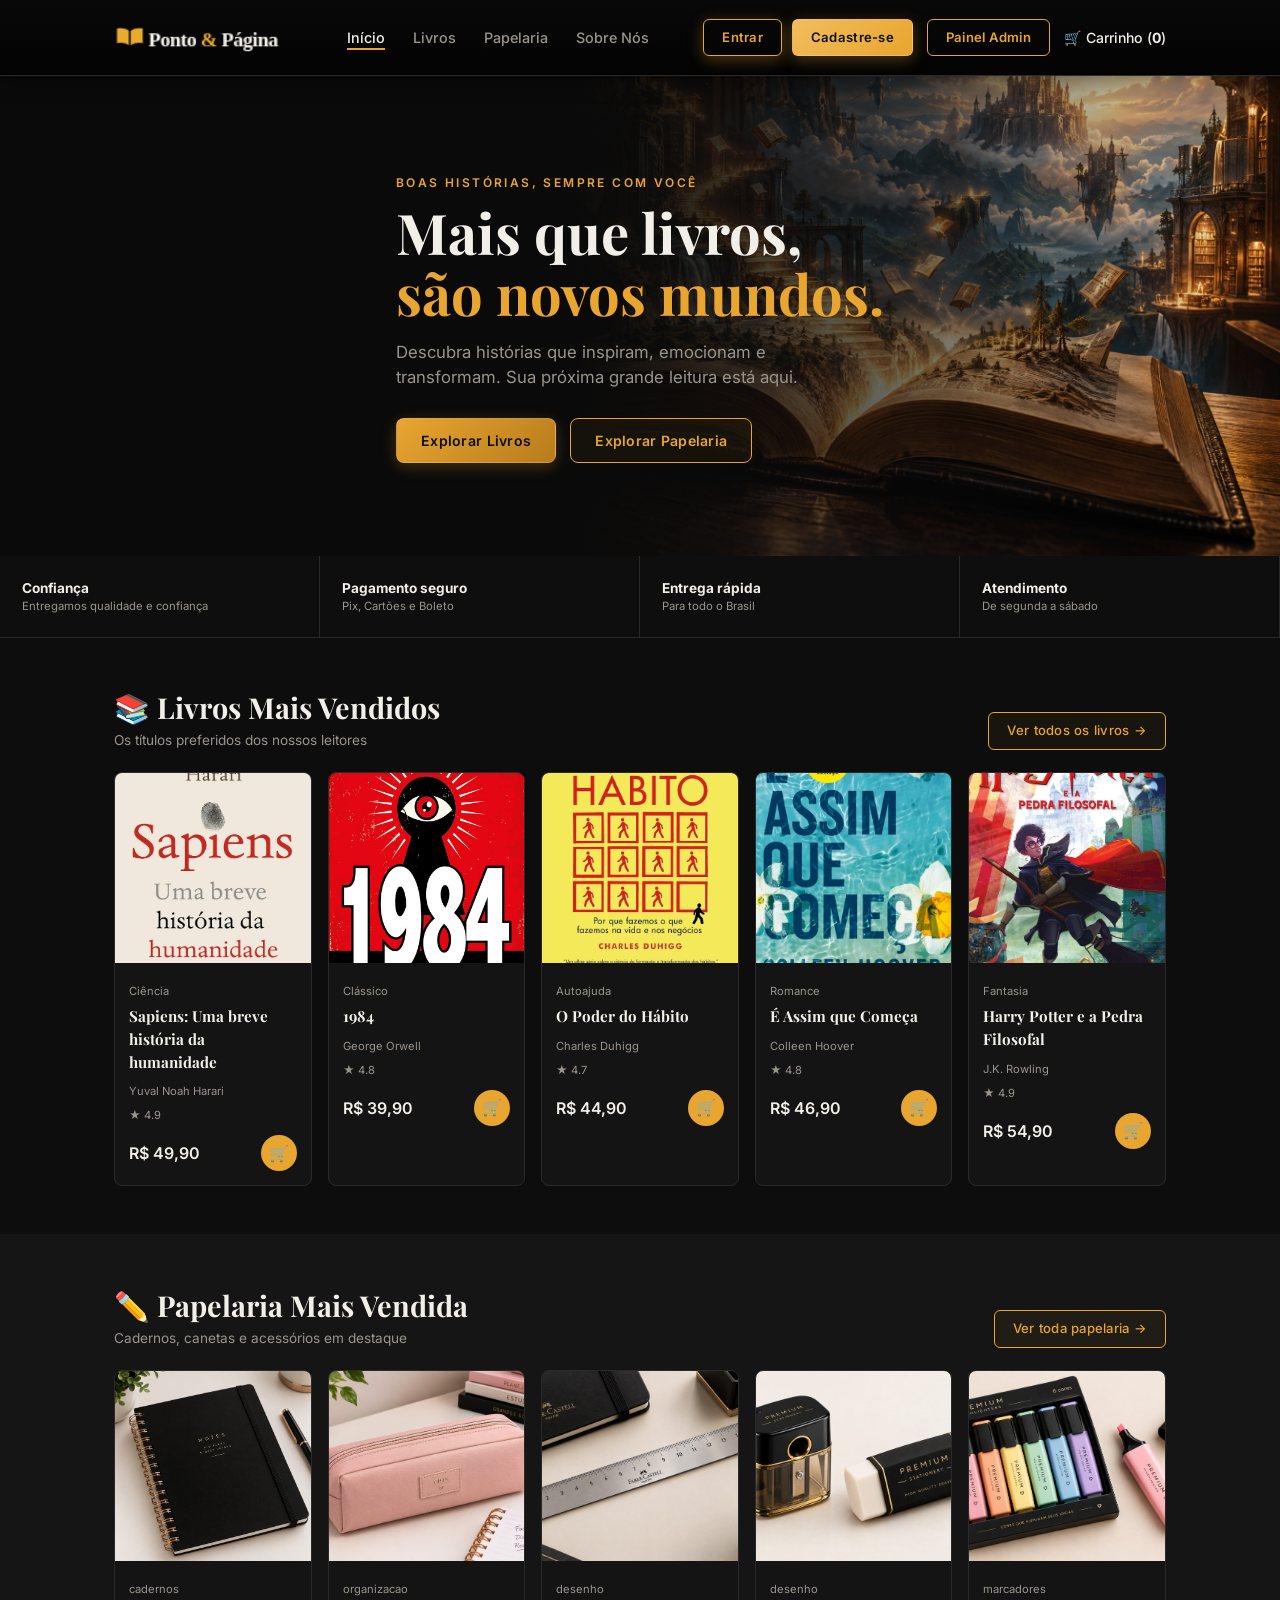
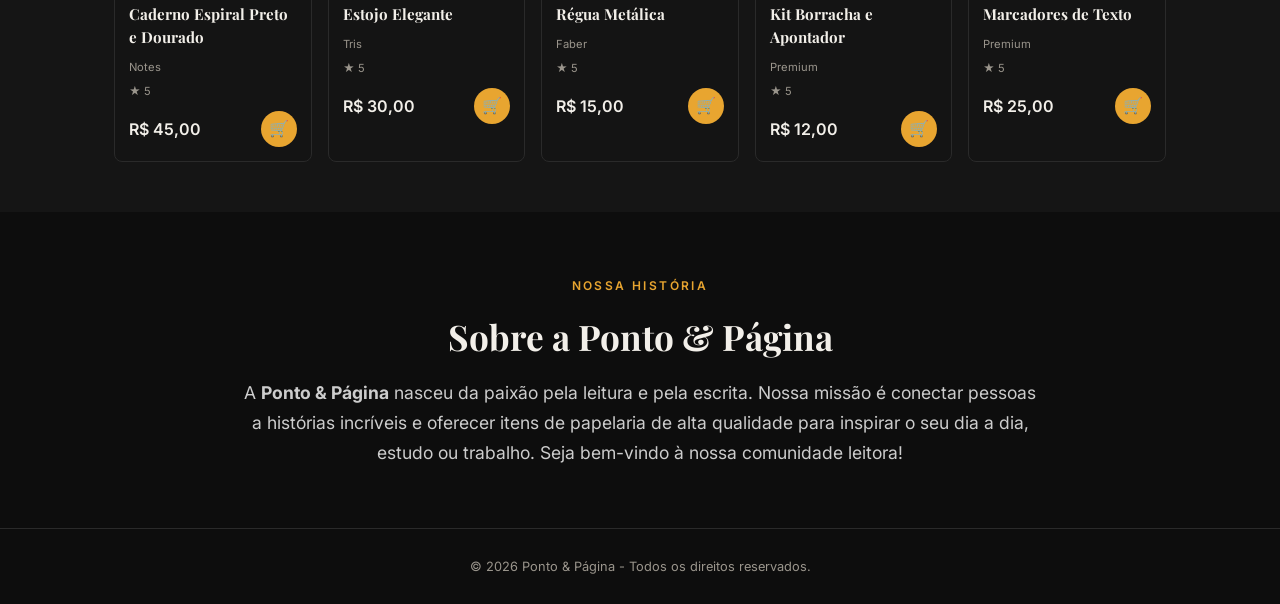
<file: index.html>
<!DOCTYPE html>
<html lang="pt-BR">
<head>
    <meta charset="UTF-8">
    <meta name="viewport" content="width=device-width, initial-scale=1.0">
    <title>Ponto & Página - Início</title>
    <!-- Fontes do Google -->
    <link href="https://fonts.googleapis.com/css2?family=Inter:wght@400;600&family=Playfair+Display:wght@700;900&display=swap" rel="stylesheet">
    <!-- CSS -->
    <link rel="stylesheet" href="style.css">
  <script src="//code.jivosite.com/widget/dVqa3bUvC3" async></script>
</head>
<body data-page="home">

    <!-- Cabeçalho do site com o menu -->
    <header>
        <div class="container nav">
            <!-- Logo -->
            <a class="logo" href="index.html">
                <img src="img/logo.png" alt="Ponto & Página">
            </a>
            
            <nav>
                <ul>
                    <li><a href="index.html" class="active">Início</a></li>
                    <li><a href="livros.html">Livros</a></li>
                    <li><a href="papelaria.html">Papelaria</a></li>
                    <li><a href="#sobre">Sobre Nós</a></li>
                </ul>
            </nav>

            <div class="actions">
                <!-- Botões para entrar ou cadastrar se o utilizador não estiver logado -->
                <div id="authButtons" style="display: flex; align-items: center; gap: 10px;">
                    <a href="login.html" class="btn small" style="background: transparent; color: var(--gold); border: 1.5px solid var(--gold);">Entrar</a>
                    <a class="btn small" href="cadastro.html">Cadastre-se</a>
                </div>

                <!-- Aparece só quando o usuário faz login -->
                    <div id="userProfile" style="display: none; align-items: center; gap: 10px;">
                        
                        <!-- Link clicável que manipula a foto e o nome levando para o perfil.html -->
                        <a href="perfil.html" style="display: flex; align-items: center; gap: 10px; text-decoration: none; color: inherit;" title="Ir para o Meu Perfil">
                            <img id="userAvatarHeader" src="img/avatar-default.svg" alt="Foto" style="width: 32px; height: 32px; border-radius: 50%; object-fit: cover; border: 2px solid var(--gold); cursor: pointer;">
                            <span id="userName" style="font-size: 0.85rem; font-weight: 600; cursor: pointer;"></span>
                        </a>
                        
                        <a href="pedidos.html" class="btn small outline" style="border-color: var(--gold); color: var(--gold); background: transparent;">📦 Meus Pedidos</a>
                        <button onclick="fazerLogout()" class="btn small outline" style="border-color: #ff7b6b; color: #ff7b6b; background: transparent;">Sair</button>
                    </div>
                <!-- Botão de acesso ao Painel do Administrador -->
                <a href="painel.html" class="btn small outline" style="border-color: var(--gold); color: var(--gold); background: transparent;" title="Gerenciar Produtos">Painel Admin</a>

                <!-- Ícone do carrinho -->
                <span onclick="abrirCarrinho()" style="cursor: pointer; user-select: none; font-size: 0.88rem; font-weight: 500;">
                    🛒 Carrinho (<b id="cart">0</b>)
                </span>
            </div>
        </div>
    </header>

    <!-- Banner principal -->
    <div class="hero" style="--img:url(img/hero.jpg)">
        <div class="container">
            <span class="tag">BOAS HISTÓRIAS, SEMPRE COM VOCÊ</span>
            <h1>Mais que livros,<br><em>são novos mundos.</em></h1>
            <p>Descubra histórias que inspiram, emocionam e transformam. Sua próxima grande leitura está aqui.</p>
            
            <a class="btn" href="livros.html">Explorar Livros</a>
            <a class="btn outline" href="papelaria.html">Explorar Papelaria</a>
        </div>
    </div>

    <!-- Os benefícios / vantagens -->
    <div class="perks">
        <div>
            <b>Confiança</b>
            <small>Entregamos qualidade e confiança</small>
        </div>
        <div>
            <b>Pagamento seguro</b>
            <small>Pix, Cartões e Boleto</small>
        </div>
        <div>
            <b>Entrega rápida</b>
            <small>Para todo o Brasil</small>
        </div>
        <div>
            <b>Atendimento</b>
            <small>De segunda a sábado</small>
        </div>
    </div>

    <!-- Livros Mais Vendidos (Top 5) -->
    <section id="livros-destaque">
        <div class="container">
            <div class="head">
                <div>
                    <h2>📚 Livros Mais Vendidos</h2>
                    <p>Os títulos preferidos dos nossos leitores</p>
                </div>
                <a href="livros.html" class="btn outline small">Ver todos os livros →</a>
            </div>
            <!-- O JS Script injeta o Top 5 de livros aqui -->
            <div class="grid" id="listaMaisVendidos"></div>
        </div>
    </section>

    <!-- Destaque: Papelaria Mais Vendida (Top 5) -->
    <section id="papelaria-destaque" style="background: rgba(255, 255, 255, 0.03); padding: 50px 0;">
        <div class="container">
            <div class="head">
                <div>
                    <h2>✏️ Papelaria Mais Vendida</h2>
                    <p>Cadernos, canetas e acessórios em destaque</p>
                </div>
                <a href="papelaria.html" class="btn outline small">Ver toda papelaria →</a>
            </div>
            <!-- O JS injeta o Top 5 de papelaria aqui -->
            <div class="grid" id="listaPapelariaDestaque"></div>
        </div>
    </section>

    <!-- Sobre a Ponte&Pagina -->
    <section id="sobre" style="padding: 60px 0;">
        <div class="container">
            <div style="max-width: 800px; margin: 0 auto; text-align: center;">
                <span class="tag">NOSSA HISTÓRIA</span>
                <h2 style="font-size: 2.2rem; margin: 15px 0;">Sobre a Ponto & Página</h2>
                <p style="font-size: 1.1rem; line-height: 1.7; color: #ccc;">
                    A <strong>Ponto & Página</strong> nasceu da paixão pela leitura e pela escrita. Nossa missão é conectar pessoas a histórias incríveis e oferecer itens de papelaria de alta qualidade para inspirar o seu dia a dia, estudo ou trabalho. Seja bem-vindo à nossa comunidade leitora!
                </p>
            </div>
        </div>
    </section>

    <!-- Aviso flutuante  -->
    <div class="toast" role="status"></div>

    <!-- O nosso Rodapé -->
    <footer>
        <p>© 2026 Ponto & Página - Todos os direitos reservados.</p>
    </footer>

    <!-- Modal para dar zoom na imagem do livro -->
    <div id="imageModal" class="modal">
        <span class="close-modal">×</span>
        <img class="modal-content" id="imgExpanded" alt="Capa Ampliada">
    </div>

    <!-- Carrinho lateral -->
    <div id="cartModal" class="cart-modal">
        <div class="cart-content">
            <div class="cart-header">
                <h2>Seu Carrinho</h2>
                <span class="close-cart" onclick="fecharCarrinho()">×</span>
            </div>
            <div id="cartItems" class="cart-items">
                <!-- Itens do carrinho entram aqui -->
            </div>
            <div class="cart-footer">
                <div class="cart-total">
                    <span>Total:</span>
                    <strong id="cartTotalValue">R$ 0,00</strong>
                </div>
                <button class="btn" style="width: 100%; margin-top: 15px;" onclick="finalizarCompra()">Finalizar Compra</button>
            </div>
        </div>
    </div>

    <!-- Script principal -->
    <script src="script.js"></script>

    <!-- Script para ler o localStorage e alterar o cabeçalho -->
    <script>
        document.addEventListener("DOMContentLoaded", function() {
            var usuarioSalvo = localStorage.getItem('usuarioLogado');

            if (usuarioSalvo) {
                var usuario = JSON.parse(usuarioSalvo);
                
                // Esconde os botões de visitante
                document.getElementById('authButtons').style.display = 'none';
                
                // Mostra o perfil do utilizador
                document.getElementById('userProfile').style.display = 'flex';
                
                // Exibe o primeiro nome do utilizador
                var primeiroNome = usuario.nome.split(' ')[0];
                document.getElementById('userName').innerText = 'Olá, ' + primeiroNome;
            }
        });

        // Função para sair da conta
        function fazerLogout() {
            localStorage.removeItem('usuarioLogado');
            window.location.reload();
        }
    </script>
</body>
</html>
</file>
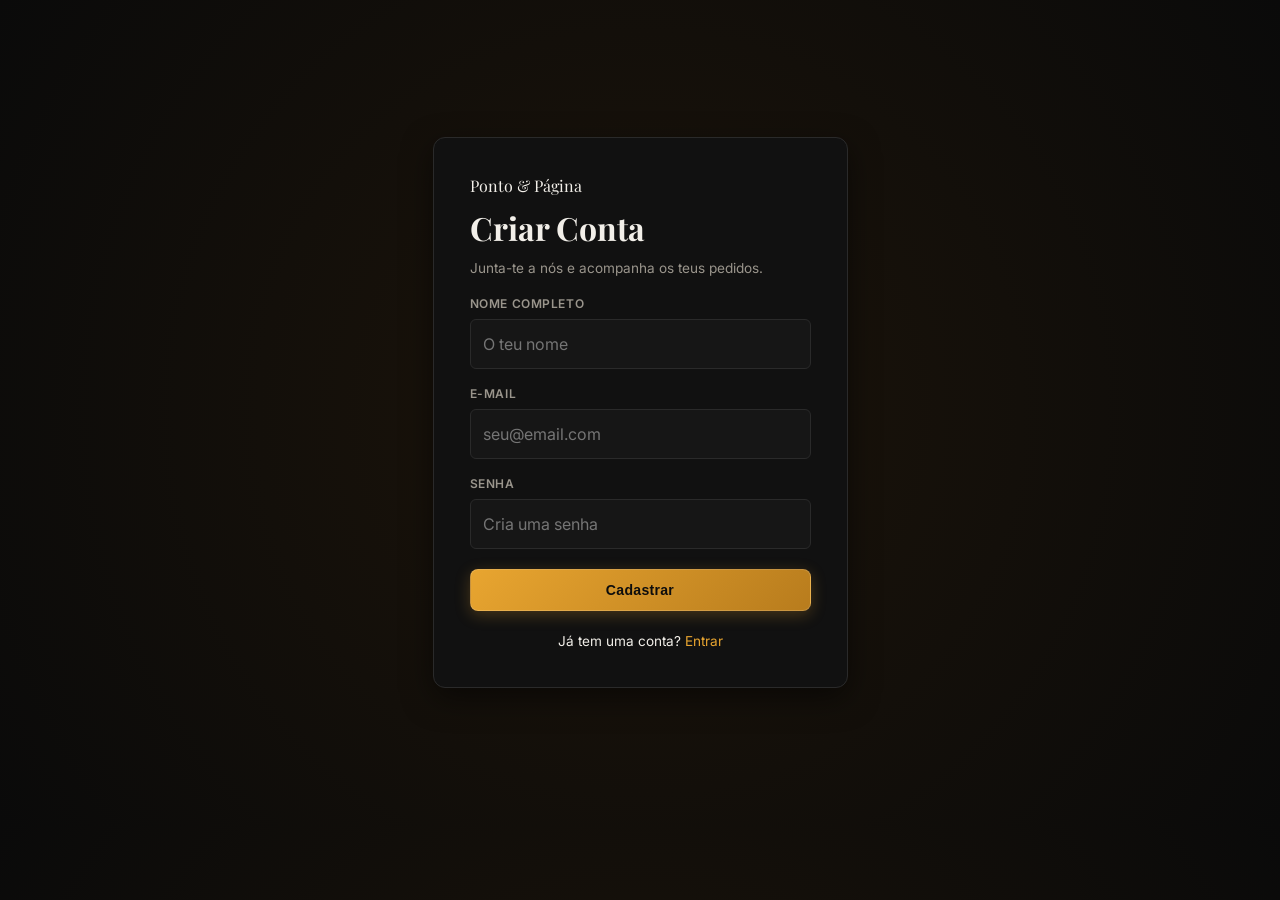
<file: cadastro.html>
<!DOCTYPE html>
<html lang="pt-BR">
<head>
    <meta charset="UTF-8">
    <meta name="viewport" content="width=device-width, initial-scale=1.0">
    <title>Cadastre-se | Ponto & Página</title>
    
    <link href="https://fonts.googleapis.com/css2?family=Inter:wght@400;600&family=Playfair+Display:wght@700;900&display=swap" rel="stylesheet">
    <link rel="stylesheet" href="style.css">
</head>
<!-- data-page="cadastro" avisa o script.js para escutar este formulário -->
<body class="auth" data-page="cadastro">

    <div class="box">
        <a class="logo" href="index.html">Ponto & Página</a>
        
        <h1>Criar Conta</h1>
        <p class="muted">Junta-te a nós e acompanha os teus pedidos.</p>

        <!-- O ID tem de ser "cadastro" para o script.js encontrar elee -->
        <form id="cadastro">
            <label for="nome">Nome Completo</label>
            <input type="text" id="nome" required placeholder="O teu nome">

            <label for="email">E-mail</label>
            <input type="email" id="email" required placeholder="seu@email.com">

            <label for="senha">Senha</label>
            <input type="password" id="senha" required placeholder="Cria uma senha">

            <button type="submit" class="btn" style="margin-top: 20px;">Cadastrar</button>
        </form>

        <p style="text-align: center; margin-top: 20px; font-size: 0.85rem;">
            Já tem uma conta? <a href="login.html" style="color: var(--gold);">Entrar</a>
        </p>
    </div>

    <!-- Notificação rápida -->
    <div class="toast" role="status"></div>

    <!-- Aqui fica o nosso script principal -->
    <script src="script.js"></script>

</body>
</html>
</file>
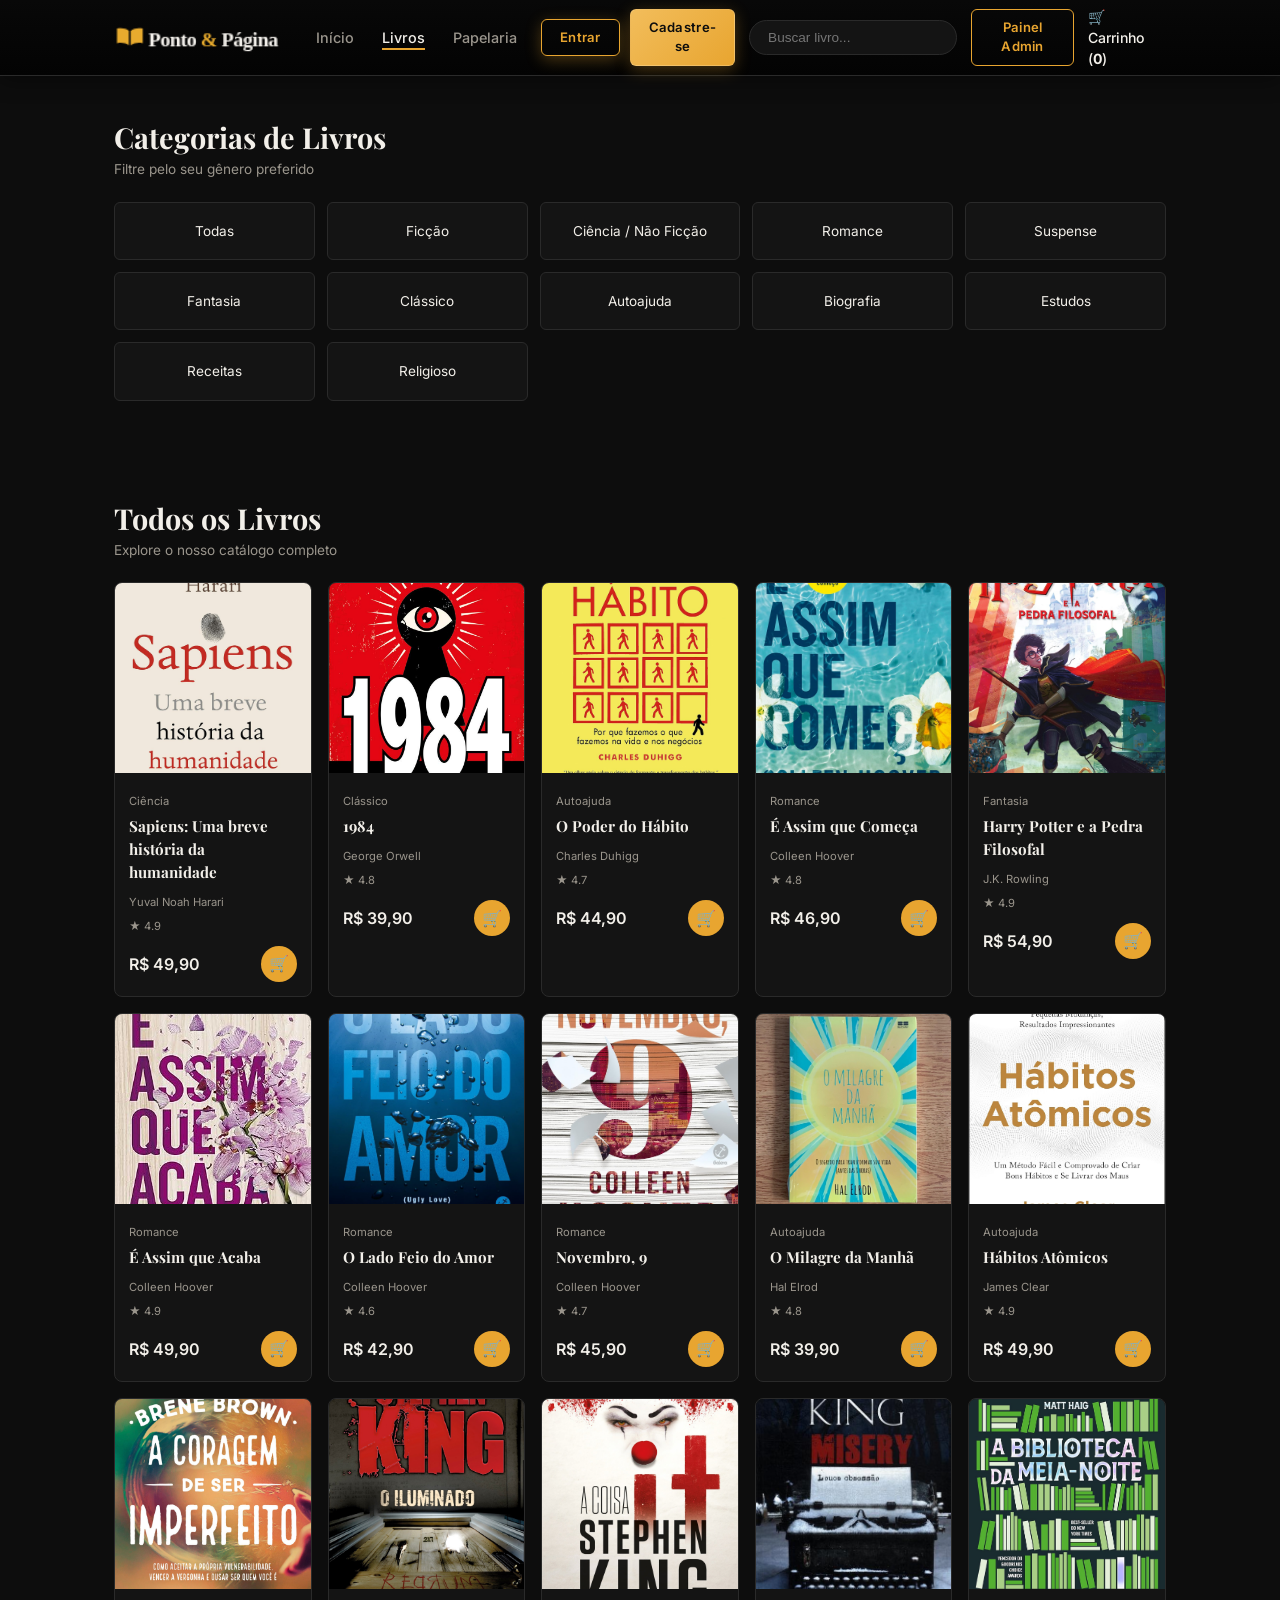
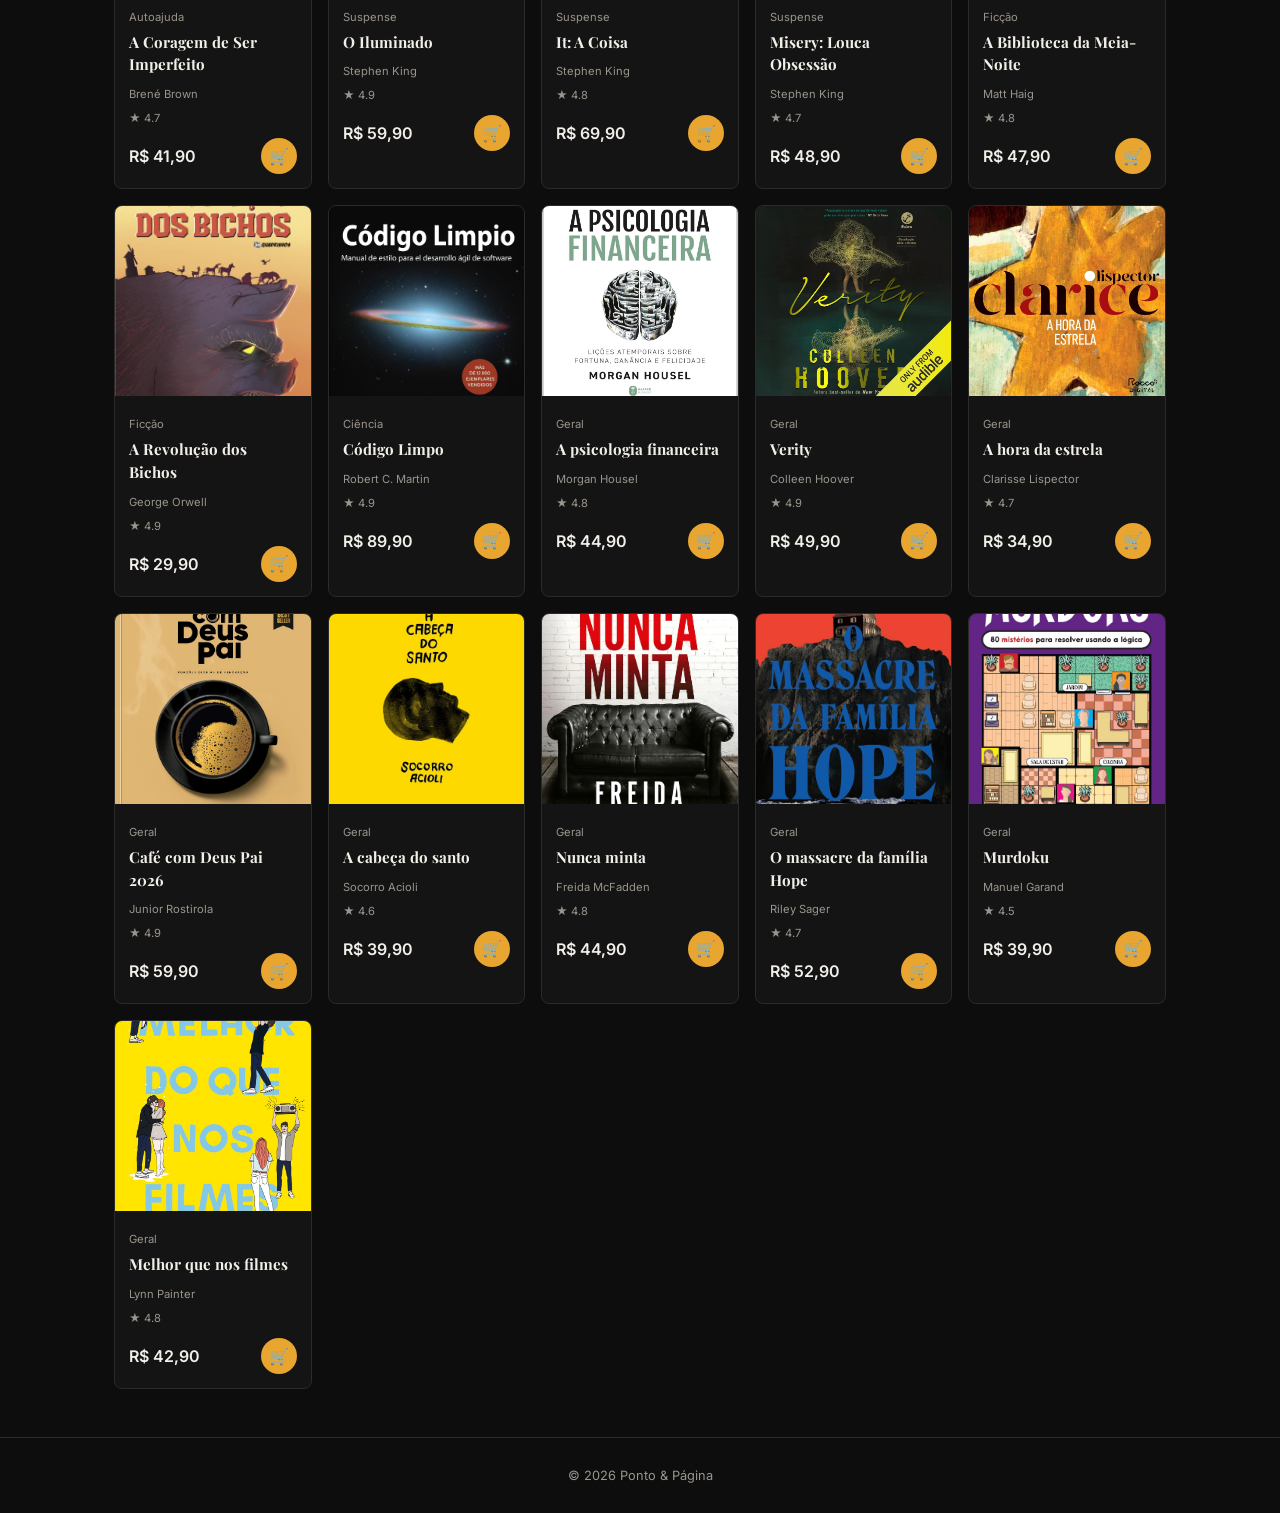
<file: livros.html>
<!DOCTYPE html>
<html lang="pt-BR">
<head>
    <meta charset="UTF-8">
    <meta name="viewport" content="width=device-width, initial-scale=1.0">
    <title>Ponto & Página - Catálogo de Livros</title>
    <link href="https://fonts.googleapis.com/css2?family=Inter:wght@400;600&family=Playfair+Display:wght@700;900&display=swap" rel="stylesheet">
    <link rel="stylesheet" href="style.css">
    <script src="//code.jivosite.com/widget/dVqa3bUvC3" async></script>
</head>
<body data-page="livros">

    <!-- Header -->
    <header>
        <div class="container nav">
            <a class="logo" href="index.html">
                <img src="img/logo.png" alt="Ponto & Página">
            </a>
            
            <nav>
                <ul>
                    <li><a href="index.html">Início</a></li>
                    <li><a href="livros.html" class="active">Livros</a></li>
                    <li><a href="papelaria.html">Papelaria</a></li>
                </ul>
            </nav>

            <div class="actions">
                <div id="authButtons" style="display: flex; align-items: center; gap: 10px;">
                    <a href="login.html" class="btn small" style="background: transparent; color: var(--gold); border: 1.5px solid var(--gold);">Entrar</a>
                    <a class="btn small" href="cadastro.html">Cadastre-se</a>
                </div>

                <!-- Aparece só quando o utilizador faz login -->
                <div id="userProfile" style="display: none; align-items: center; gap: 10px;">
                    <img id="userAvatarHeader" src="img/avatar-default.svg" alt="Foto" style="width: 32px; height: 32px; border-radius: 50%; object-fit: cover;">
                    <span id="userName" style="font-size: 0.85rem; font-weight: 600;"></span>
                    <a href="pedidos.html" class="btn small outline" style="border-color: var(--gold); color: var(--gold); background: transparent;">📦 Meus Pedidos</a>
                    <button onclick="fazerLogout()" class="btn small outline" style="border-color: #ff7b6b; color: #ff7b6b; background: transparent;">Sair</button>
                </div>
                
                <!-- Busca de livros -->
                <input class="search" oninput="atualizarLista()" placeholder="Buscar livro..." aria-label="Buscar">

                <a href="painel.html" class="btn small outline" style="border-color: var(--gold); color: var(--gold); background: transparent;" title="Gerenciar Produtos">Painel Admin</a>

                <span onclick="abrirCarrinho()" style="cursor: pointer; user-select: none; font-size: 0.88rem; font-weight: 500;">
                    🛒 Carrinho (<b id="cart">0</b>)
                </span>
            </div>
        </div>
    </header>

    <!-- Filtro de Categorias TErceira tentativa-->
    <section id="categorias" style="padding-top: 40px;">
        <div class="container">
            <div class="head">
                <div>
                    <h2>Categorias de Livros</h2>
                    <p>Filtre pelo seu gênero preferido</p>
                </div>
            </div>
            
            <div class="cats">
                <div class="cat active" onclick="filtrarCategoria('Todas', this)">Todas</div>
                <div class="cat" onclick="filtrarCategoria('Ficção', this)">Ficção</div>
                <div class="cat" onclick="filtrarCategoria('Ciência', this)">Ciência / Não Ficção</div>
                <div class="cat" onclick="filtrarCategoria('Romance', this)">Romance</div>
                <div class="cat" onclick="filtrarCategoria('Suspense', this)">Suspense</div>
                <div class="cat" onclick="filtrarCategoria('Fantasia', this)">Fantasia</div>
                <div class="cat" onclick="filtrarCategoria('Clássico', this)">Clássico</div>
                <div class="cat" onclick="filtrarCategoria('Autoajuda', this)">Autoajuda</div>
                <div class="cat" onclick="filtrarCategoria('Biografia', this)">Biografia</div>
                <div class="cat" onclick="filtrarCategoria('Estudos', this)">Estudos</div>
                <div class="cat" onclick="filtrarCategoria('Receitas', this)">Receitas</div>
                <div class="cat" onclick="filtrarCategoria('Religioso', this)">Religioso</div>
            </div>
        </div>
    </section>

    <!-- Lista Completa de Livros -->
    <section id="livros">
        <div class="container">
            <div class="head">
                <div>
                    <h2>Todos os Livros</h2>
                    <p>Explore o nosso catálogo completo</p>
                </div>
            </div>
            <div class="grid" id="lista"></div>
        </div>
    </section>

    <!-- aviso -->
    <div class="toast" role="status"></div>

    <!-- Rodapé -->
    <footer>
        <p>© 2026 Ponto & Página</p>
    </footer>

    <!-- as Modais -->
    <div id="imageModal" class="modal">
        <span class="close-modal">×</span>
        <img class="modal-content" id="imgExpanded" alt="Capa Ampliada">
    </div>

    <div id="cartModal" class="cart-modal">
        <div class="cart-content">
            <div class="cart-header">
                <h2>Seu Carrinho</h2>
                <span class="close-cart" onclick="fecharCarrinho()">×</span>
            </div>
            <div id="cartItems" class="cart-items"></div>
            <div class="cart-footer">
                <div class="cart-total">
                    <span>Total:</span>
                    <strong id="cartTotalValue">R$ 0,00</strong>
                </div>
                <button class="btn" style="width: 100%; margin-top: 15px;" onclick="finalizarCompra()">Finalizar Compra</button>
            </div>
        </div>
    </div>

    <script src="script.js"></script>
</body>
</html>
</file>
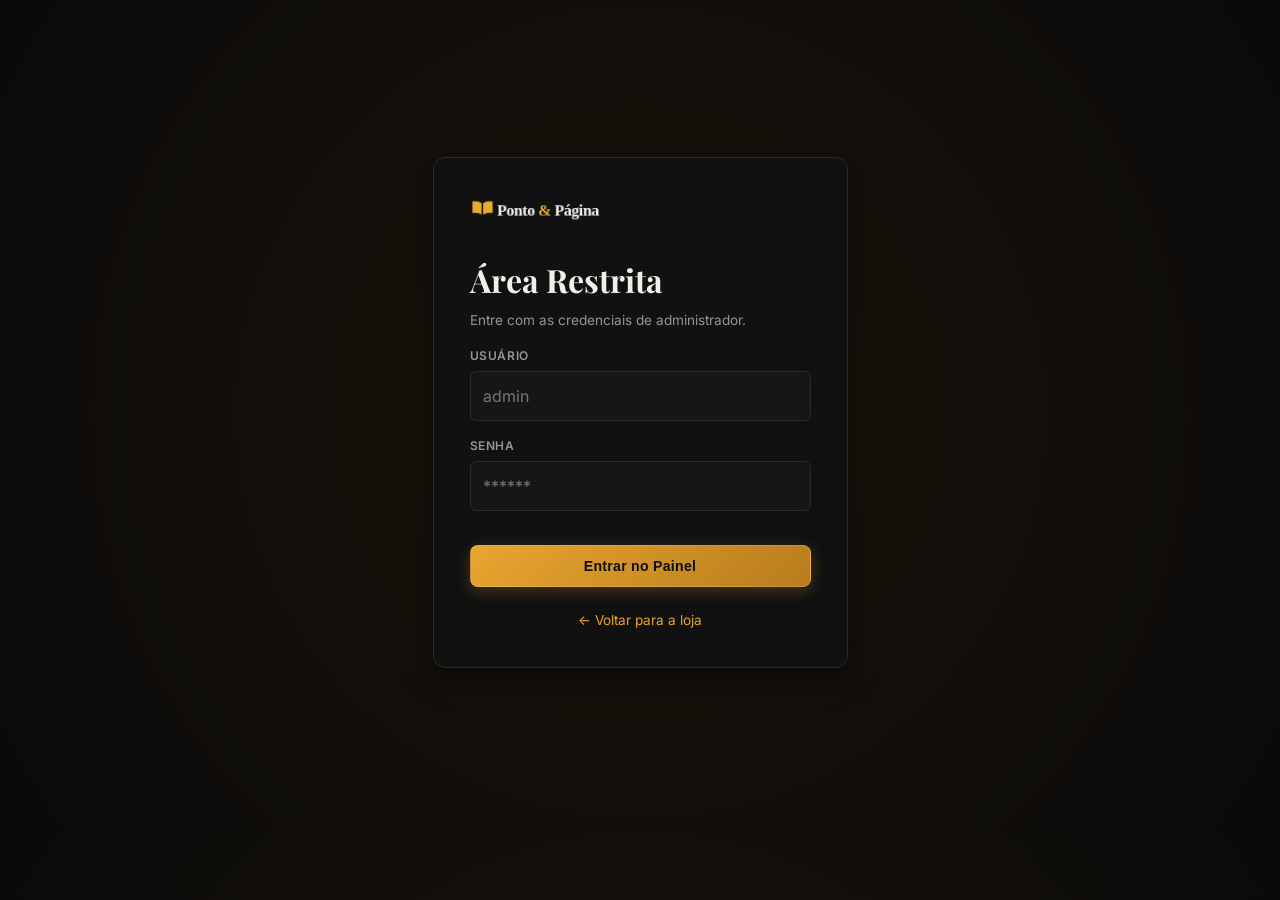
<file: login-admin.html>
<!DOCTYPE html>
<html lang="pt-BR">
<head>
    <meta charset="UTF-8">
    <meta name="viewport" content="width=device-width, initial-scale=1.0">
    <title>Login Administrador | Ponto & Página</title>
    
    <!-- Importandoo as fontes do Google Fonts -->
    <link href="https://fonts.googleapis.com/css2?family=Inter:wght@400;600&family=Playfair+Display:wght@700;900&display=swap" rel="stylesheet">
    
    <!-- Conectando o arquivo de estilos (CSS) -->
    <link rel="stylesheet" href="style.css">
</head>
<body class="auth">

    <!-- Caixa centralizada na tela -->
    <div class="box">
        <!-- Logo que funciona como link para voltar à página inicial -->
        <a href="index.html">
            <img src="img/logo.png" alt="Logo" style="height: 30px; margin-bottom: 20px;">
        </a>
        
        <h1>Área Restrita</h1>
        <p class="muted">Entre com as credenciais de administrador.</p>

        <!-- Formulário de Login do  P. Administrador -->
        <form id="formLoginAdmin">
            <label for="adminUser">Usuário</label>
            <input type="text" id="adminUser" required placeholder="admin">

            <label for="adminPass">Senha</label>
            <input type="password" id="adminPass" required placeholder="******">

            <!-- Div vazia que vai mostrar a mensagem de erro caso ele erre a senha -->
            <div class="err" id="erroAdmin" style="color: red; margin-top: 5px; font-size: 0.9rem;"></div>

            <button type="submit" class="btn" style="width: 100%; margin-top: 15px;">Entrar no Painel</button>
        </form>
        
        <!-- Link de fuga caso o cliente tenha clicado aqui por engano -->
        <div style="text-align: center; margin-top: 20px;">
            <a href="index.html" style="color: var(--gold); font-size: 0.85rem;">← Voltar para a loja</a>
        </div>
    </div>

    <!-- Script simplesutilizando if e else para validar o login do admin -->
    <script>
        document.getElementById('formLoginAdmin').addEventListener('submit', function(e) {
            e.preventDefault();

            var usuario = document.getElementById('adminUser').value;
            var senha = document.getElementById('adminPass').value;

            if (usuario === 'admin' && senha === '123456') {
                document.getElementById('erroAdmin').textContent = '';
                
                // CORRIGIDO: Usa sessionStorage para bater com o script.js do painel.html
                sessionStorage.setItem('adminLogado', 'true');
                
                window.location.href = 'painel.html';
            } else {
                document.getElementById('erroAdmin').textContent = 'Usuário ou senha incorretos!';
            }
        });
    </script>
</body>
</html>
</file>
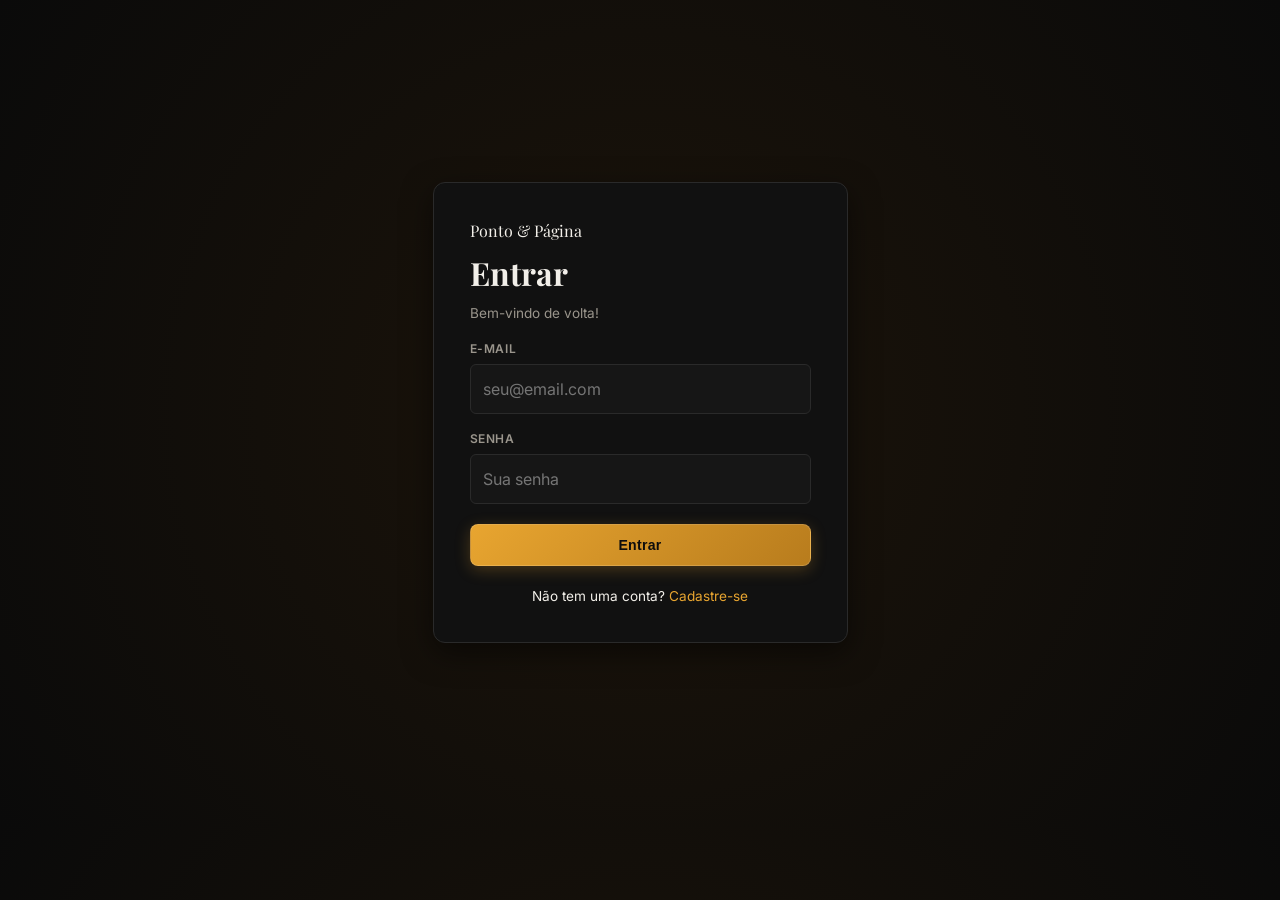
<file: login.html>
<!DOCTYPE html>
<html lang="pt-BR">
<head>
    <meta charset="UTF-8">
    <meta name="viewport" content="width=device-width, initial-scale=1.0">
    <title>Entrar | Ponto & Página</title>
    
    <!-- Importando as fontes do Google Fonts -->
    <link href="https://fonts.googleapis.com/css2?family=Inter:wght@400;600&family=Playfair+Display:wght@700;900&display=swap" rel="stylesheet">
    
    <!-- Conectando o arquivo de (CSS) -->
    <link rel="stylesheet" href="style.css">
</head>
<!-- ADICIONADO: data-page="login" para o script.js reconhecer a página -->
<body class="auth" data-page="login">

    <!-- Caixa centralizada na tela -->
    <div class="box">
        <!-- Logo clicável que leva de volta para a Home -->
        <a class="logo" href="index.html">Ponto & Página</a>
        
        <h1>Entrar</h1>
        <p class="muted">Bem-vindo de volta!</p>

        <!-- Formulário de Login (ID alterado para "login" para bater certinho com o do script.js) -->
        <form id="login">
            <label for="email">E-mail</label>
            <input type="email" id="email" required placeholder="seu@email.com">

            <label for="senha">Senha</label>
            <input type="password" id="senha" required placeholder="Sua senha">

            <button type="submit" class="btn" style="margin-top: 20px;">Entrar</button>
        </form>

        <!-- Link para a tela de cadastro -->
        <p style="text-align: center; margin-top: 20px; font-size: 0.85rem;">
            Não tem uma conta? <a href="cadastro.html" style="color: var(--gold);">Cadastre-se</a>
        </p>
    </div>
    
    <!-- Notificação mensagem rápida para mensagens do sistema -->
    <div class="toast" role="status"></div>

    <!-- Script principal do projeto -->
    <script src="script.js"></script>

</body>
</html>
</file>
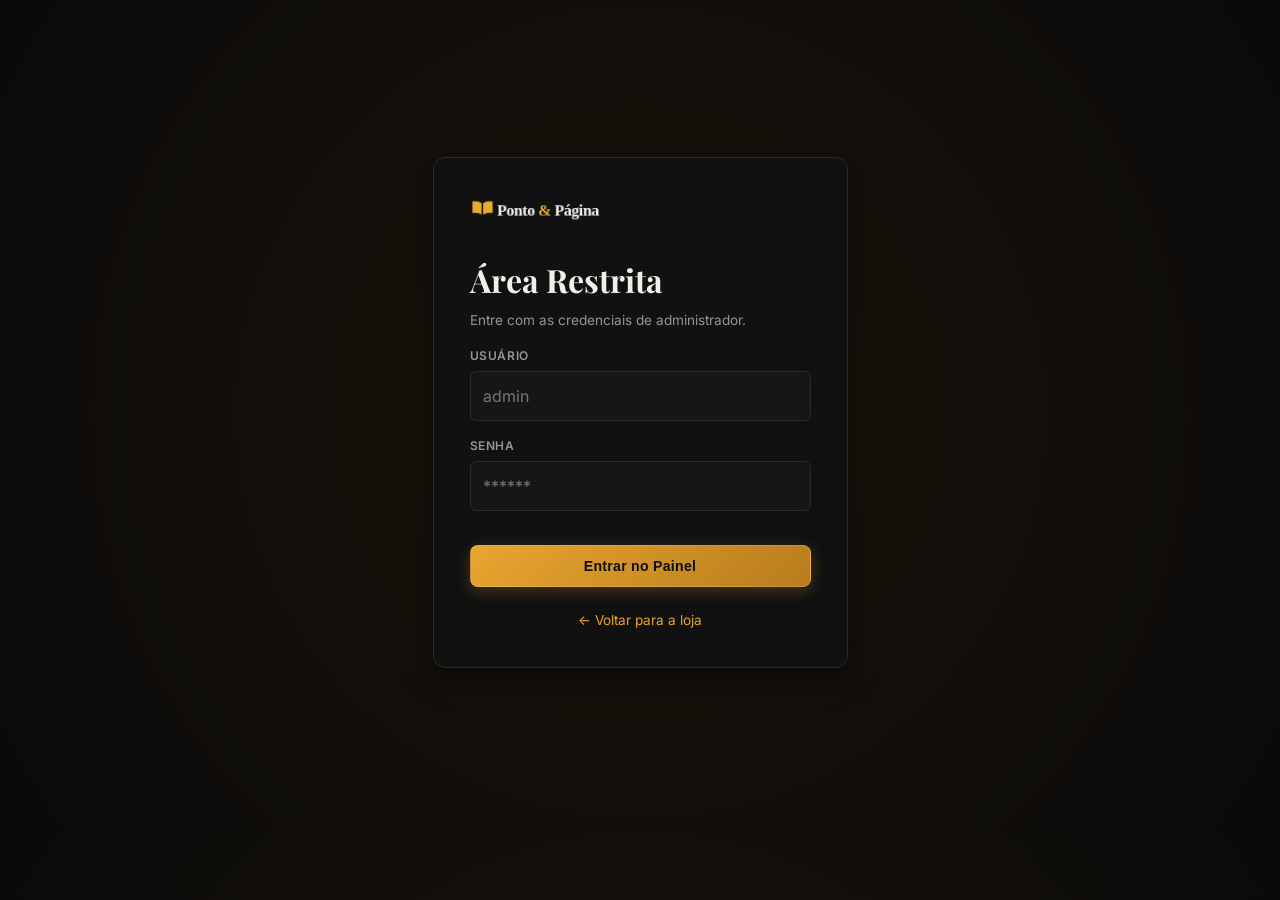
<file: painel.html>
<!DOCTYPE html>
<html lang="pt-BR">
<head>
    <meta charset="UTF-8">
    <meta name="viewport" content="width=device-width, initial-scale=1.0">
    <title>Painel do Administrador | Ponto & Página</title>
    
    <!-- Importando fontes do Google Fonts -->
    <link href="https://fonts.googleapis.com/css2?family=Inter:wght@400;600&family=Playfair+Display:wght@700;900&display=swap" rel="stylesheet">
    
    <!-- Conectando o arquivo de estilos -->
    <link rel="stylesheet" href="style.css">
</head>
<!-- O atributo data-page ajuda o script.js a saber em qual página estamos -->
<body data-page="painel">

    <!-- Cabeçalho simples do painel com logo e botão de sair -->
    <header>
        <div class="container nav">
            <a class="logo" href="index.html">
                <img src="img/logo.png" alt="Ponto & Página">
            </a>
            <nav>
                <ul>
                    <li><a href="index.html">Início</a></li>
                    <!-- Chama a função sairAdmin() lá do final da página ao clicar -->
                    <li><a href="#" onclick="sairAdmin()" style="color: #ff7b6b;">Sair do Painel</a></li>
                </ul>
            </nav>
        </div>
    </header>

    <!-- Área principal do painel do vendedor (usa grid no CSS para dividir as colunas) -->
    <main class="painel">
        
        <!-- Formulário para cadastrar novos produtos -->
        <div class="box">
            <h1>Adicionar Produto</h1>
            <p class="muted">Cadastre um novo livro ou item de papelaria para a loja.</p>
            
            <form id="formNovoProduto">
                
                <!-- Escolha entre Livro ou Papelaria -->
                <label for="tipoProduto">Tipo de Produto</label>
                <select id="tipoProduto" required>
                    <option value="livros">Livro</option>
                    <option value="papelaria">Papelaria</option>
                </select>

                <label for="titulo">Título / Nome do Produto</label>
                <input type="text" id="titulo" required placeholder="Ex: Caderno Espiral ou Sapiens">

                <label for="autor">Autor / Marca</label>
                <input type="text" id="autor" required placeholder="Ex: Faber-Castell ou Yuval Noah Harari">

                <label for="categoria">Categoria</label>
                <select id="categoria" required>
                    <!-- Categorias misturadas de livros e papelaria -->
                    <option value="Geral">Geral</option>
                    <option value="Romance">Romance</option>
                    <option value="Autoajuda">Autoajuda</option>
                    <option value="Suspense">Suspense</option>
                    <option value="Ficção">Ficção</option>
                    <option value="Biografia">Biografia</option>
                    <option value="Estudos">Estudos</option>
                    <option value="Fantasia">Fantasia</option>
                    <option value="Receitas">Receitas</option>
                    <option value="cadernos">Cadernos</option>
                    <option value="organizacao">Organização</option>
                    <option value="desenho">Desenho</option>
                    <option value="marcadores">Marcadores</option>
                    <option value="canetas">Canetas</option>
                </select>

                <!-- Passo (step) de 0.05 permite colocar centavos no preço -->
                <label for="preco">Preço (R$)</label>
                <input type="number" id="preco" step="0.05" required placeholder="49.90">

                <!-- Upload da imagem da capa/produto (aceita qualquer tipo de imagem) -->
                <label for="imagemFile">Foto do Produto</label>
                <input type="file" id="imagemFile" accept="image/*" required style="cursor: pointer;">

                <button type="submit" class="btn" style="width: 100%; margin-top: 20px;">Cadastrar Produto</button>
            </form>
        </div>

        <!-- Área de Gestão: Onde aparecem as listas -->
        <div>
            <!-- Cabeçalho da lista de produtos -->
            <div class="head">
                <div>
                    <h2>Gerenciar Meus Produtos</h2>
                    <p>Produtos cadastrados por você no sistema</p>
                </div>
            </div>
            
             
            <div class="meus" id="listaMeusProdutos" style="margin-bottom: 40px;">
                <!-- Os produtos cadastrados entram aqui pelo Javascript -->
            </div>

            <!-- Cabeçalho da lista de pedidos -->
            <div class="head">
                <div>
                    <h2>Pedidos dos Clientes</h2>
                    <p>Acompanhe e atualize o status dos pedidos realizados na loja</p>
                </div>
            </div>
            
            
            <div class="meus" id="listaPedidosAdmin">
                <!-- Os pedidos do servidor entram aqui pelo JS -->
            </div>
        </div>

    </main>

    <!-- Notificação usada para exibir mensagens do tipo "Produto adicionado!" -->
    <div class="toast" role="status"></div>

    <!-- Rodapé -->
    <footer>
        <p>© 2026 Ponto & Página</p>
    </footer>

    <!-- Script exclusivo usando function regra bem simples desta página para tratar o logout do administrador -->
    <script>
        function sairAdmin() {
            // Remove a chave da sessão atual
            sessionStorage.removeItem('adminLogado');
            // Manda de volta para a tela de login do admin
            window.location.href = 'login-admin.html';
        }
    </script>

    
    <script src="script.js"></script>
</body>
</html>

</html>
</file>
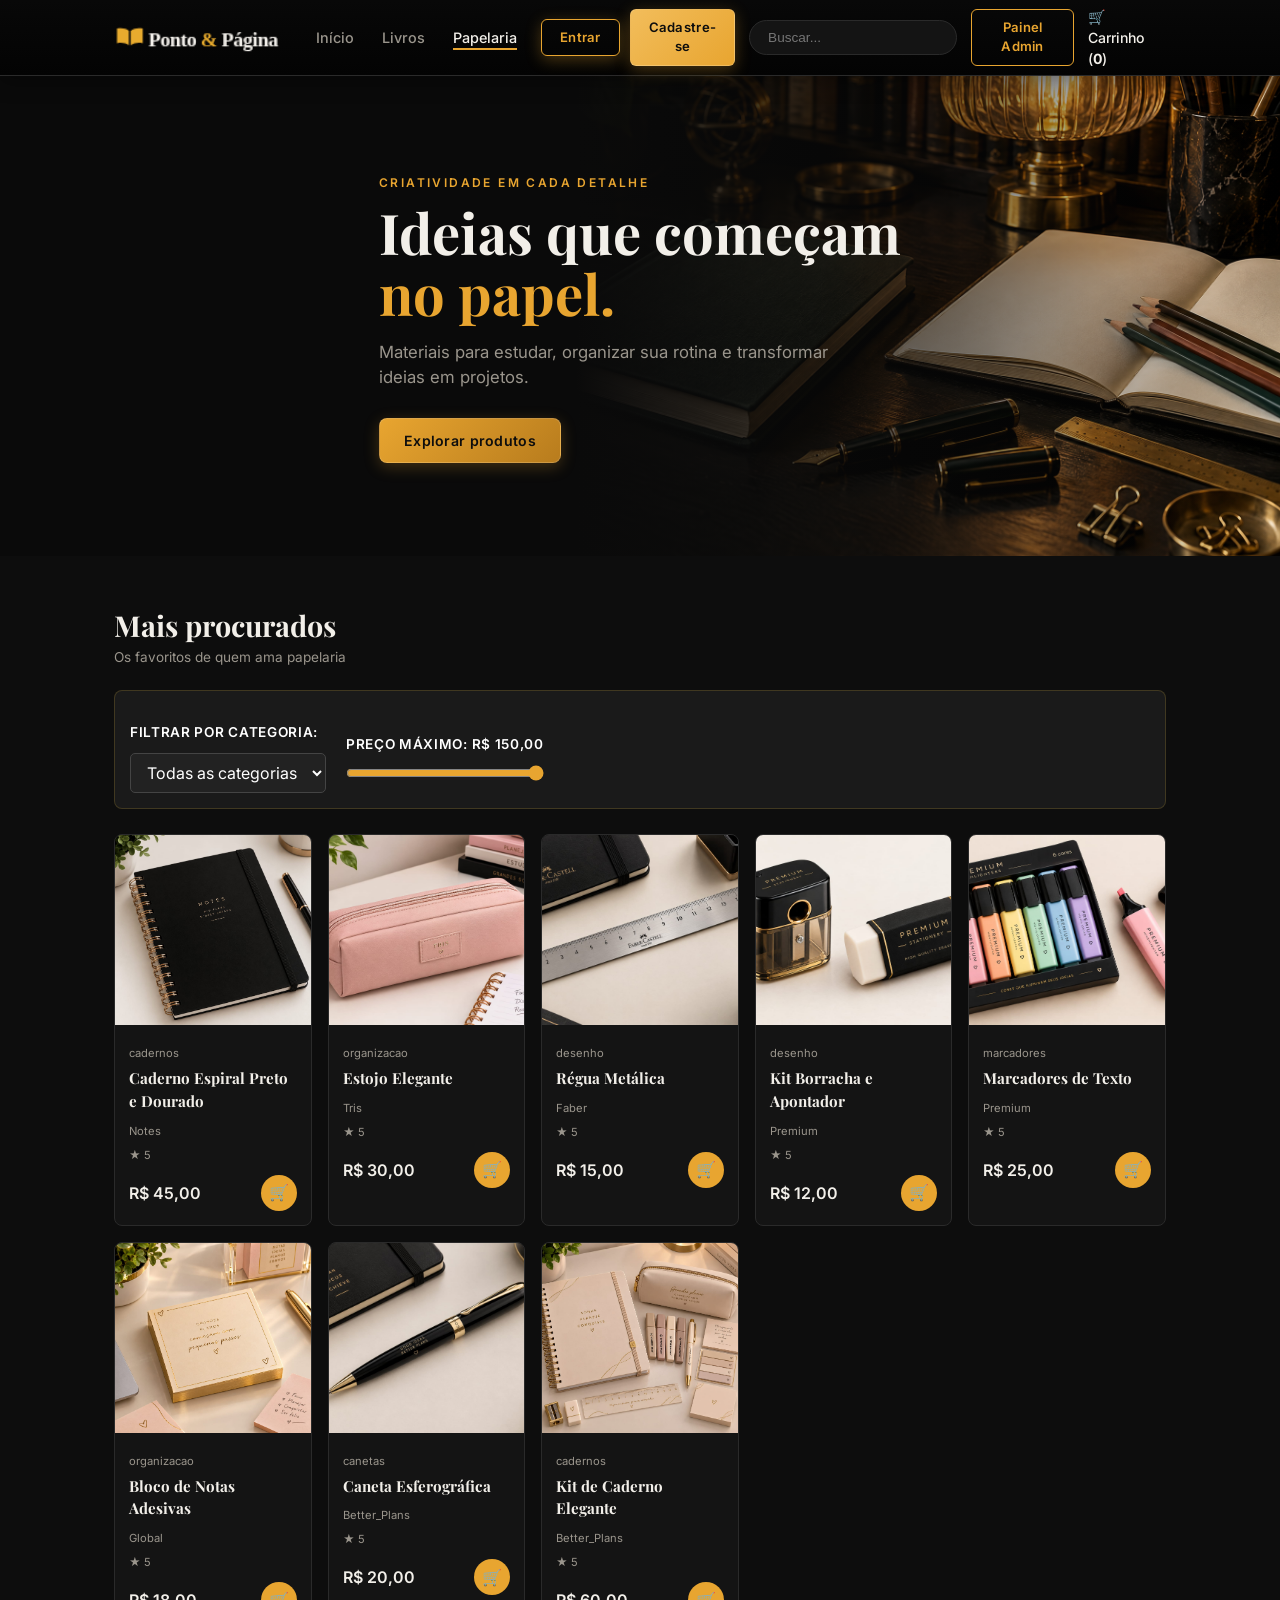
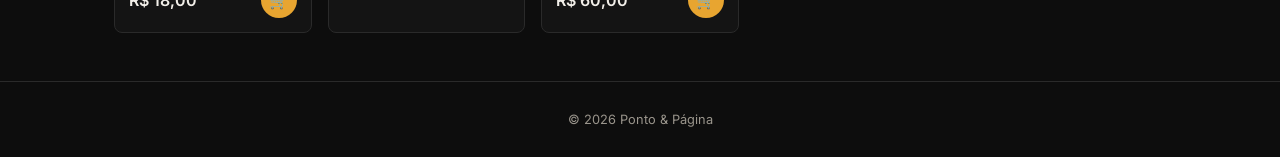
<file: papelaria.html>
<!DOCTYPE html>
<html lang="pt-BR">
<head>
    <meta charset="UTF-8">
    <meta name="viewport" content="width=device-width, initial-scale=1.0">
    <title>Papelaria | Ponto & Página</title>
    <link href="https://fonts.googleapis.com/css2?family=Inter:wght@400;600&family=Playfair+Display:wght@700;900&display=swap" rel="stylesheet">
    <link rel="stylesheet" href="style.css">
</head>
<body data-page="papelaria">

    <!-- Cabeçalho -->
    <header>
        <div class="container nav">
            <!-- Logo em Imagem -->
            <a class="logo" href="index.html">
                <img src="img/logo.png" alt="Ponto & Página">
            </a>
            
            <nav>
                <ul>
                    <li><a href="index.html">Início</a></li>
                    <li><a href="index.html#livros">Livros</a></li>
                    <li><a href="papelaria.html" class="active">Papelaria</a></li>
                </ul>
            </nav>

            <div class="actions">
                <!-- Se NÃO estiver logado, aparecem estes botões: -->
                <div id="authButtons" style="display: flex; align-items: center; gap: 10px;">
                    <a href="login.html" class="btn small" style="background: transparent; color: var(--gold); border: 1.5px solid var(--gold);">Entrar</a>
                    <a class="btn small" href="cadastro.html">Cadastre-se</a>
                </div>

                <!-- Se ESTIVER logado, aparecem estes (controlados via JavaScript): -->
              <!-- Aparece só quando o utilizador faz login -->
                <div id="userProfile" style="display: none; align-items: center; gap: 10px;">
                    <img id="userAvatarHeader" src="img/avatar-default.svg" alt="Foto" style="width: 32px; height: 32px; border-radius: 50%; object-fit: cover;">
                    <span id="userName" style="font-size: 0.85rem; font-weight: 600;"></span>
                    <a href="pedidos.html" class="btn small outline" style="border-color: var(--gold); color: var(--gold); background: transparent;">📦 Meus Pedidos</a>
                    <button onclick="fazerLogout()" class="btn small outline" style="border-color: #ff7b6b; color: #ff7b6b; background: transparent;">Sair</button>
                </div>
                <!-- Campo de Busca -->
                <input class="search" oninput="atualizarLista()" placeholder="Buscar..." aria-label="Buscar">
                
                <!-- Botão para ir ao Painel Admin -->
                <a href="painel.html" class="btn small outline" style="border-color: var(--gold); color: var(--gold); background: transparent;">Painel Admin</a>

                <!-- Carrinho interativo ajustado -->
                <span onclick="abrirCarrinho()" style="cursor: pointer; user-select: none; font-size: 0.88rem; font-weight: 500;">
                    🛒 Carrinho (<b id="cart">0</b>)
                </span>
            </div>
        </div>
    </header>

    <!-- Banner Principal com a outra imagem -->
    <div class="hero" style="--img:url(img/papelaria-hero.png)">
        <div class="container">
            <span class="tag">CRIATIVIDADE EM CADA DETALHE</span>
            <h1>Ideias que começam<br><em>no papel.</em></h1>
            <p>Materiais para estudar, organizar sua rotina e transformar ideias em projetos.</p>
            <a class="btn" href="#lista">Explorar produtos</a>
        </div>
    </div>

    <!-- Lista de Produtos da Papelaria -->
    <section>
        <div class="container">
            <div class="head">
                <div>
                    <h2>Mais procurados</h2>
                    <p>Os favoritos de quem ama papelaria</p>
                </div>
            </div>
            
            <!-- Filtros de Categoria e Preço para a Papelaria -->
            <div style="display: flex; gap: 20px; align-items: center; flex-wrap: wrap; background: #1a1a1a; padding: 15px; border-radius: 8px; margin-bottom: 25px; border: 1px solid rgba(212, 175, 55, 0.2);">
    
                <!-- Select de Categoria -->
                <div style="display: flex; flex-direction: column; gap: 5px;">
                    <label for="filtroCategoria" style="color: #fff; font-size: 0.85rem;">Filtrar por Categoria:</label>
                    <select id="filtroCategoria" onchange="atualizarLista()" style="padding: 8px 12px; border-radius: 5px; background: #222; color: #fff; border: 1px solid #444; outline: none;">
                        <option value="todos">Todas as categorias</option>
                        <option value="cadernos">Cadernos</option>
                        <option value="organizacao">Organização</option>
                        <option value="desenho">Desenho</option>
                        <option value="marcadores">Marcadores</option>
                        <option value="canetas">Canetas</option>
                    </select>
                </div>

                <!-- Barra de Preço Máximo -->
                <div style="display: flex; flex-direction: column; gap: 5px;">
                    <label for="filtroPreco" style="color: #fff; font-size: 0.85rem;">Preço Máximo: R$ <span id="valorPreco">100,00</span></label>
                    <input type="range" id="filtroPreco" min="10" max="150" value="150" step="5" oninput="atualizarLista()" style="cursor: pointer; accent-color: var(--gold);">
                </div>

            </div>

            <div class="grid" id="lista"></div>
        </div>
    </section>

    <!-- Notificação do Carrinho -->
    <div class="toast" role="status"></div>

    <!-- Rodapé -->
    <footer>
        <p>© 2026 Ponto & Página</p>
    </footer>

    <!-- Modal Única de Zoom / Lupa da Capa -->
    <div id="imageModal" class="modal">
        <span class="close-modal">×</span>
        <img class="modal-content" id="imgExpanded" alt="Capa Ampliada">
    </div>

    <!-- Modal / Gaveta Lateral do Carrinho -->
    <div id="cartModal" class="cart-modal">
        <div class="cart-content">
            <div class="cart-header">
                <h2>Seu Carrinho</h2>
                <span class="close-cart" onclick="fecharCarrinho()">×</span>
            </div>
            <div id="cartItems" class="cart-items">
                <!-- Os itens adicionados aparecem aqui -->
            </div>
            <div class="cart-footer">
                <div class="cart-total">
                    <span>Total:</span>
                    <strong id="cartTotalValue">R$ 0,00</strong>
                </div>
                <button class="btn" style="width: 100%; margin-top: 15px;" onclick="finalizarCompra()">Finalizar Compra</button>
            </div>
        </div>
    </div>

    <script src="script.js"></script>
</body>
</html>
</file>
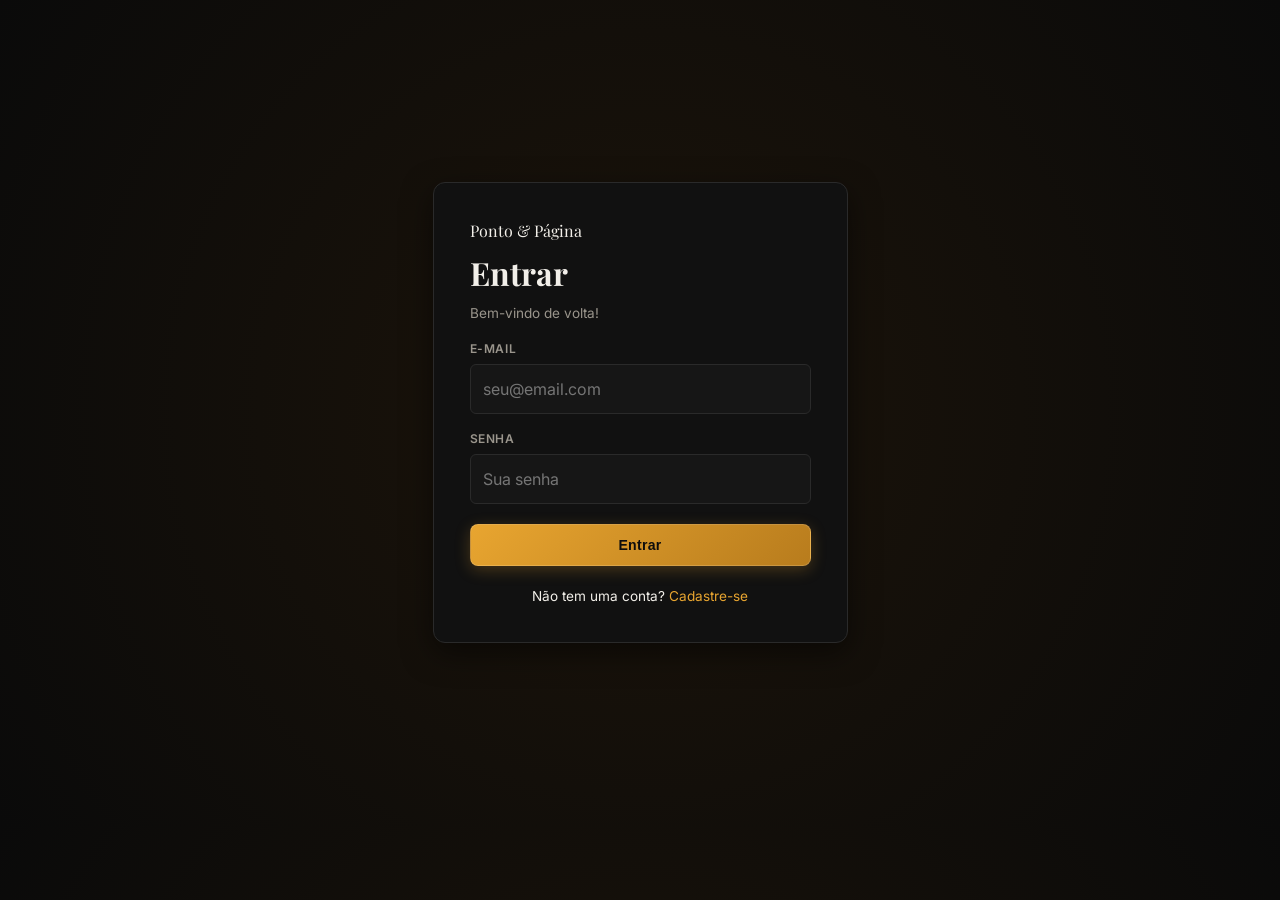
<file: pedidos.html>
<!DOCTYPE html>
<html lang="pt-BR">
<head>
    <meta charset="UTF-8">
    <meta name="viewport" content="width=device-width, initial-scale=1.0">
    <title>Ponto & Página - Meus Pedidos</title>
    
    <!-- Importando as fontes do Google Fonts -->
    <link href="https://fonts.googleapis.com/css2?family=Inter:wght@400;600&family=Playfair+Display:wght@700;900&display=swap" rel="stylesheet">
    
    <!-- Conectando o arquivo de estilos (CSS) -->
    <link rel="stylesheet" href="style.css">
    
    <!-- Script do JivoChat (Chat de atendimento ao cliente) -->
    <script src="//code.jivosite.com/widget/dVqa3bUvC3" async></script>
</head>

<body data-page="pedidos">

    <!-- Cabeçalho e Menu de Navegação -->
    <header>
        <div class="container nav">
            <a class="logo" href="index.html">
                <img src="img/logo.png" alt="Ponto & Página">
            </a>
            
            <nav>
                <ul>
                    <li><a href="index.html">Início</a></li>
                    <li><a href="livros.html">Livros</a></li>
                    <li><a href="papelaria.html">Papelaria</a></li>
                    <li><a href="perfil.html">Meu Perfil</a></li>
                </ul>
            </nav>

            <!-- Área do usuário no lado direito do cabeçalho -->
            <div class="actions">
                <div id="userProfile" style="display: flex; align-items: center; gap: 10px;">
                    <!-- Avatar e Nome que serão preenchidos pelo JavaScript se o usuário estiver logado -->
                    <img id="userAvatarHeader" src="img/avatar-default.svg" alt="Foto" style="width: 35px; height: 35px; border-radius: 50%; object-fit: cover;">
                    <span id="userName" style="font-size: 0.85rem; font-weight: 600; color: var(--gold);"></span>
                    
                    <!-- Botão para sair da conta -->
                    <button onclick="fazerLogout()" class="btn small outline" style="border-color: #ff7b6b; color: #ff7b6b; background: transparent;">Sair</button>
                </div>
            </div>
        </div>
    </header>

    <!-- Área Principal da Página de Pedidos -->
    <div class="container" style="padding: 40px 0; max-width: 900px;">
        <h1 style="margin-bottom: 25px;">📦 Meus Pedidos</h1>

       <div id="listaPedidos">
            <p class="muted">A carregar os seus pedidos...</p>
        </div>
    </div>

    <!-- Notificação para mensagens do sistema -->
    <div class="toast" role="status"></div>

    <!-- Rodapé -->
    <footer>
        <p>© 2026 Ponto & Página - Todos os direitos reservados.</p>
    </footer>

    <!-- Importa o arquivo principal do projeto (que já valida o login e carrega os pedidos) -->
    <script src="script.js"></script>
</body>
</html>
</file>
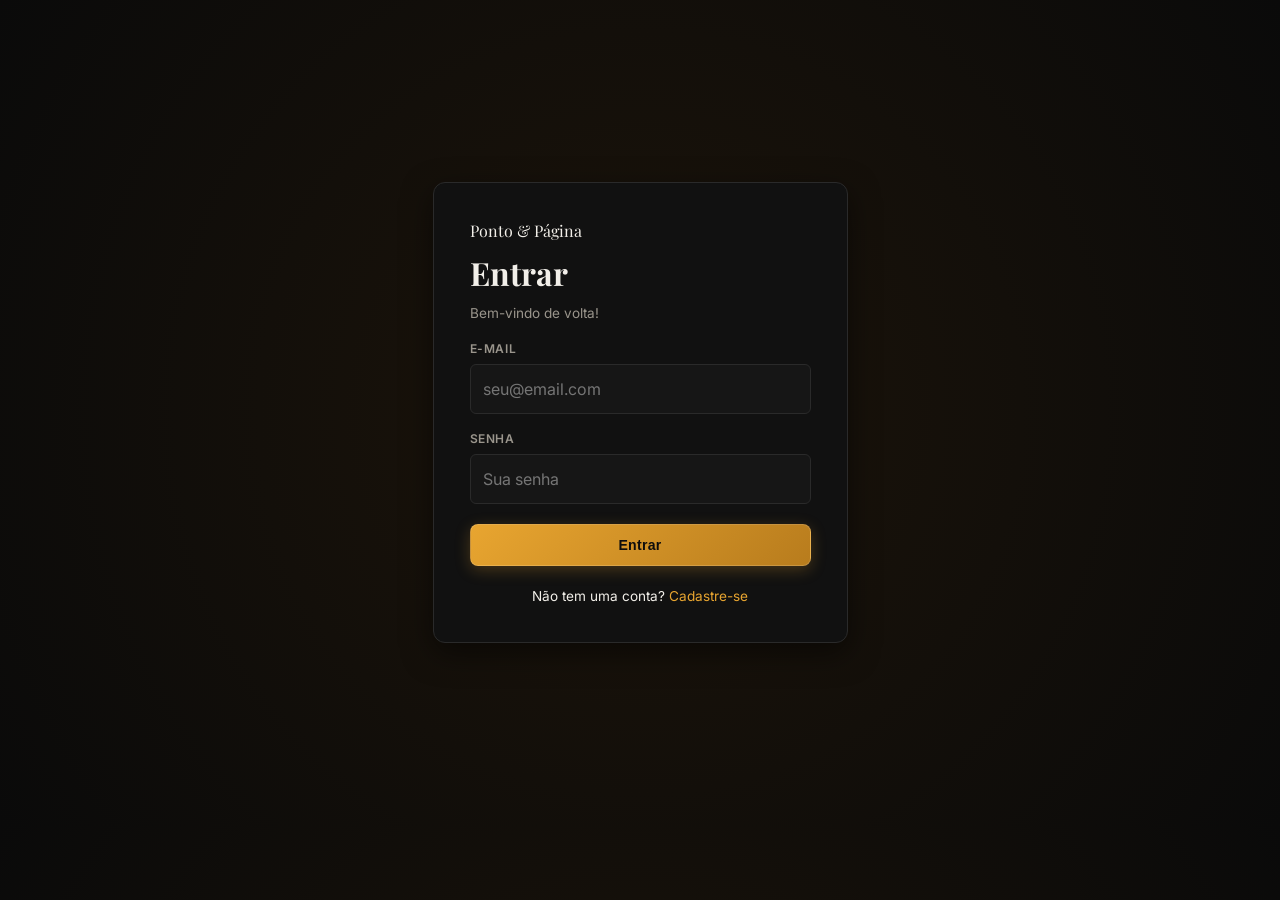
<file: perfil.html>
<!DOCTYPE html>
<html lang="pt-BR">
<head>
    <meta charset="UTF-8">
    <meta name="viewport" content="width=device-width, initial-scale=1.0">
    <title>Ponto & Página - Meu Perfil</title>
    
    <!-- Importando as fontes do Google Fonts -->
    <link href="https://fonts.googleapis.com/css2?family=Inter:wght@400;600&family=Playfair+Display:wght@700;900&display=swap" rel="stylesheet">
    
    <!-- Conectando o arquivo do (CSS) -->
    <link rel="stylesheet" href="style.css">
    
    <!-- Script do JivoChat (Chat de atendimento ao cliente) que carrega de forma assíncrona -->
    <script src="//code.jivosite.com/widget/dVqa3bUvC3" async></script>
</head>
<!-- O atributo data-page ajuda o script.js a saber que estamos na página de perfil para rodar funções  -->
<body data-page="perfil">

    <!-- Cabeçalho e Menu de Navegação -->
    <header>
        <div class="container nav">
            <a class="logo" href="index.html">
                <img src="img/logo.png" alt="Ponto & Página">
            </a>
            
            <nav>
                <ul>
                    <li><a href="index.html">Início</a></li>
                    <li><a href="livros.html">Livros</a></li>
                    <li><a href="papelaria.html">Papelaria</a></li>
                    <li><a href="pedidos.html">Meus Pedidos</a></li>
                </ul>
            </nav>

            <!-- Área do usuário no lado direito do cabeçalho -->
            <div class="actions">
                <div id="userProfile" style="display: flex; align-items: center; gap: 10px;">
                    <!-- Avatar e Nome do usuário logado -->
                    <img id="userAvatarHeader" src="img/avatar-default.svg" alt="Foto" style="width: 35px; height: 35px; border-radius: 50%; object-fit: cover;">
                    <span id="userName" style="font-size: 0.85rem; font-weight: 600; color: var(--gold);"></span>
                    
                    <!-- Botão para deslogar da conta -->
                    <button onclick="fazerLogout()" class="btn small outline" style="border-color: #ff7b6b; color: #ff7b6b; background: transparent;">Sair</button>
                </div>
            </div>
        </div>
    </header>

    <!-- Área Principal da Página de Perfil -->
    <div class="container" style="padding: 40px 0; max-width: 900px;">
        <h1 style="margin-bottom: 25px;">👤 Meu Perfil</h1>

        <!-- Seção de Dados do Perfil -->
        <div id="seccaoPerfil">
            
            <form id="formPerfil" style="display: flex; flex-direction: column; gap: 20px;">
                
                <!-- Área da Foto de Perfil -->
                <div style="display: flex; align-items: center; gap: 20px;">
                    <img id="previewFoto" src="img/avatar-default.svg" style="width: 90px; height: 90px; border-radius: 50%; object-fit: cover; border: 2px solid var(--gold);">
                    <div>
                        <label for="inputFoto" class="btn small outline" style="cursor: pointer;">Alterar Foto</label>
                        <input type="file" id="inputFoto" accept="image/*" style="display: none;">
                    </div>
                </div>

                <!-- Informações Pessoais -->
                <div style="display: grid; grid-template-columns: 1fr 1fr; gap: 15px;">
                    <div>
                        <label>Nome Completo</label>
                        <input type="text" id="perfilNome" required style="width: 100%; padding: 10px; margin-top: 5px;">
                    </div>
                    <div>
                        <label>Telefone / WhatsApp</label>
                        <input type="tel" id="perfilTelefone" placeholder="(11) 99999-9999" style="width: 100%; padding: 10px; margin-top: 5px;">
                    </div>
                </div>

                <!-- Endereço de Entrega -->
                <h3 style="margin-top: 15px; color: var(--gold);">Endereço de Entrega</h3>
                
                <div style="display: grid; grid-template-columns: 2fr 1fr; gap: 15px;">
                    <div>
                        <label>Rua / Avenida</label>
                        <input type="text" id="endRua" style="width: 100%; padding: 10px; margin-top: 5px;">
                    </div>
                    <div>
                        <label>Número</label>
                        <input type="text" id="endNumero" style="width: 100%; padding: 10px; margin-top: 5px;">
                    </div>
                </div>
                
                <div style="display: grid; grid-template-columns: 1fr 1fr 1fr; gap: 15px;">
                    <div>
                        <label>Bairro</label>
                        <input type="text" id="endBairro" style="width: 100%; padding: 10px; margin-top: 5px;">
                    </div>
                    <div>
                        <label>Cidade</label>
                        <input type="text" id="endCidade" style="width: 100%; padding: 10px; margin-top: 5px;">
                    </div>
                    <div>
                        <label>CEP</label>
                        <input type="text" id="endCep" style="width: 100%; padding: 10px; margin-top: 5px;">
                    </div>
                </div>

                <!-- Alteração de Senha -->
                <h3 style="margin-top: 15px; color: var(--gold);">Alterar Senha</h3>
                <div style="display: grid; grid-template-columns: 1fr 1fr; gap: 15px;">
                    <div>
                        <label>Senha Atual</label>
                        <input type="password" id="senhaAtual" placeholder="Preencha apenas se quiser trocar" style="width: 100%; padding: 10px; margin-top: 5px;">
                    </div>
                    <div>
                        <label>Nova Senha</label>
                        <input type="password" id="novaSenha" placeholder="Nova senha" style="width: 100%; padding: 10px; margin-top: 5px;">
                    </div>
                </div>

                <!-- Botões de Ação (Salvar e Cancelar) -->
                <div style="display: flex; gap: 15px; margin-top: 15px;">
                    <button type="button" onclick="window.location.href='index.html'" class="btn" style="flex: 1; background: transparent; border: 1px solid #ccc; color: #333;">Cancelar</button>
                    <button type="submit" class="btn" style="flex: 1;">Salvar Alterações</button>
                </div>
            </form>
        </div>
    </div>

    <!-- Notificação para mensagens do sistema -->
    <div class="toast" role="status"></div>

    <!-- Rodapé -->
    <footer>
        <p>© 2026 Ponto & Página - Todos os direitos reservados.</p>
    </footer>

    <!-- Importa o arquivo script.js projeto -->
    <script src="script.js"></script>

    <!-- SCRIPT APENAS PARA A FOTO DE PERFIL (Para mostrar a foto na tela) -->
    <script>
        document.getElementById('inputFoto').addEventListener('change', function(event) {
            const arquivo = event.target.files[0];
            
            if (arquivo) {
                const leitor = new FileReader();
                
                leitor.onload = function(e) {
                    const novaFoto = e.target.result;
                    
                    // Atualiza a imagem na tela
                    document.getElementById('previewFoto').src = novaFoto;
                    
                    const avatarHeader = document.getElementById('userAvatarHeader');
                    if (avatarHeader) {
                        avatarHeader.src = novaFoto;
                    }
                    
                    // Salva a foto temporariamente na sessão do navegador 4} tentativa apo
                    let usuarioSalvo = sessionStorage.getItem('usuarioLogado');
                    if (usuarioSalvo) {
                        let usuario = JSON.parse(usuarioSalvo);
                        usuario.foto = novaFoto;
                        sessionStorage.setItem('usuarioLogado', JSON.stringify(usuario));
                    }
                };
                
                leitor.readAsDataURL(arquivo);
            }
        });
        
        // Carrega a foto quando a página abre
        window.addEventListener('load', function() {
            let usuarioSalvo = sessionStorage.getItem('usuarioLogado');
            if (usuarioSalvo) {
                let usuario = JSON.parse(usuarioSalvo);
                if (usuario.foto) {
                    document.getElementById('previewFoto').src = usuario.foto;
                    const avatarHeader = document.getElementById('userAvatarHeader');
                    if (avatarHeader) avatarHeader.src = usuario.foto;
                }
            }
        });
    </script>
</body>
</html>
</file>
<file: style.css>
/* ===== CONFIGURAÇÕES GLOBAIS ===== */
:root {
    --bg: hsla(0, 0%, 4%, 0.986);
    --card: #141414;
    --line: #2a2a2a;
    --gold: #e8a530;
    --gold-light: #f5bc56;
    --gold-dark: #b87c1d;
    --text: #f2efe9;
    --muted: #9a958c;
}

* {
    box-sizing: border-box;
    margin: 0;
    padding: 0;
}

body {
    background: var(--bg);
    color: var(--text);
    font-family: 'Inter', system-ui, sans-serif;
    line-height: 1.5;
}

h1, h2, h3, .logo {
    font-family: 'Playfair Display', Georgia, serif;
}

a {
    color: inherit;
    text-decoration: none;
}

.container {
    max-width: 1100px;
    margin: 0 auto;
    padding: 0 24px;
}

[hidden] {
    display: none !important;
}


/* ===== CABEÇALHO ===== */
header {
    background: linear-gradient(180deg, #080808 0%, #030303 100%);
    border-bottom: 1px solid var(--line);
    position: sticky;
    top: 0;
    z-index: 100;
    box-shadow: 0 4px 20px rgba(0, 0, 0, 0.4);
}

.nav {
    display: flex;
    align-items: center;
    justify-content: space-between;
    gap: 24px;
    height: 75px;
}

/* Ajuste da Logo */
.logo {
    display: flex;
    align-items: center;
}

.logo img {
    height: 38px;
    width: auto;
    object-fit: contain;
    transition: opacity 0.25s ease;
}

.logo img:hover {
    opacity: 0.9;
}

.logo span {
    color: var(--gold);
}

/* Navegação centralizada */
nav ul {
    display: flex;
    align-items: center;
    gap: 28px;
    list-style: none;
    font-size: .9rem;
    font-weight: 500;
}

nav a {
    color: var(--muted);
    transition: color 0.25s ease;
    position: relative;
    padding: 4px 0;
}

nav a::after {
    content: '';
    position: absolute;
    bottom: 0;
    left: 0;
    width: 0;
    height: 2px;
    background: var(--gold);
    transition: width 0.25s ease;
}

nav a:hover, nav a.active {
    color: var(--text);
}

nav a:hover::after, nav a.active::after {
    width: 100%;
}

/* Bloco de Ações do Header (Busca e Botões) */
.actions {
    display: flex;
    align-items: center;
    gap: 14px;
}


/* ===== BOTÕES & BOTÃO DE LOGIN ===== */
.btn {
    display: inline-flex;
    align-items: center;
    justify-content: center;
    gap: 8px;
    background: linear-gradient(135deg, var(--gold), var(--gold-dark));
    color: #0d0d0d;
    font-weight: 600;
    font-size: .88rem;
    letter-spacing: 0.02em;
    padding: 11px 24px;
    border-radius: 8px;
    border: 1px solid rgba(255, 255, 255, 0.15);
    cursor: pointer;
    transition: all 0.3s cubic-bezier(0.4, 0, 0.2, 1);
    box-shadow: 0 4px 15px rgba(232, 165, 48, 0.25);
    text-align: center;
    user-select: none;
}

.btn:hover {
    background: linear-gradient(135deg, var(--gold-light), var(--gold));
    transform: translateY(-2px);
    box-shadow: 0 6px 20px rgba(232, 165, 48, 0.45);
    color: #000;
}

.btn:active {
    transform: translateY(0);
    box-shadow: 0 2px 8px rgba(232, 165, 48, 0.2);
}

/* destacado para o Botão de Login / Principal no cabeçalho */
.btn-login, .actions .btn {
    background: linear-gradient(135deg, #f2bd5b, var(--gold));
    box-shadow: 0 4px 16px rgba(232, 165, 48, 0.3);
}

/* Botão Vendedor */
.btn.outline, .btn-vendedor {
    background: rgba(232, 165, 48, 0.05);
    color: var(--gold);
    border: 1.5px solid var(--gold);
    box-shadow: none;
}

.btn.outline:hover, .btn-vendedor:hover {
    background: var(--gold);
    color: #0d0d0d;
    border-color: var(--gold);
    box-shadow: 0 4px 15px rgba(232, 165, 48, 0.3);
    transform: translateY(-2px);
}

/* Variação de tamanho menor para o topo */
.btn.small {
    padding: 8px 18px;
    font-size: .82rem;
    border-radius: 6px;
}


/* ===== BUSCA O FAMOSOS SEARCH===== */
.search {
    background: #141414;
    border: 1px solid var(--line);
    border-radius: 20px;
    padding: 9px 18px;
    color: var(--text);
    width: 220px;
    font-size: .85rem;
    transition: all 0.25s ease;
}

.search:focus {
    outline: none;
    border-color: var(--gold);
    background: #181818;
    box-shadow: 0 0 0 3px rgba(232, 165, 48, 0.15);
}


/* ===== SEÇÃO HERO ===== */
.hero {
    min-height: 480px; 
    padding: 60px 0;   
    display: flex;
    align-items: center;
    background: linear-gradient(90deg, #0a0a0a 45%, #0a0a0a88 75%, #0a0a0a00 100%), var(--img, none) right center / cover no-repeat, #0a0a0a;
}

.hero h1 {
    font-size: 3.5rem; 
    line-height: 1.1;
    margin: 8px 0 16px;
}

.hero h1 em {
    color: var(--gold);
    font-style: normal;
}

.hero p {
    color: var(--muted);
    max-width: 460px;
    font-size: 1.05rem;
    margin-bottom: 28px;
}

.hero .btn {
    margin-right: 10px;
}

.tag {
    color: var(--gold);
    letter-spacing: .2em;
    font-size: .75rem;
    font-weight: 600;
}


/* ===== PERKS AQUI ===== */
.perks {
    display: grid;
    grid-template-columns: repeat(4, 1fr);
    background: #0e0e0e;
    border-bottom: 1px solid var(--line);
}

.perks div {
    padding: 22px;
    border-right: 1px solid var(--line);
    font-size: .85rem;
}

.perks small {
    display: block;
    color: var(--muted);
}


/* ===== CONTEÚDO E SEÇÕES ===== */
section {
    padding: 48px 0;
}

.head {
    display: flex;
    justify-content: space-between;
    align-items: flex-end;
    margin-bottom: 22px;
}

.head h2 {
    font-size: 1.8rem;
}

.head p, .muted {
    color: var(--muted);
    font-size: .85rem;
}

.head a {
    color: var(--gold);
    font-size: .85rem;
    font-weight: 500;
}

.head a:hover {
    text-decoration: underline;
}


/* ===== CATEGORIAS ===== */
.cats {
    display: grid;
    grid-template-columns: repeat(5, 1fr);
    gap: 12px;
}

.cat {
    background: var(--card);
    border: 1px solid var(--line);
    padding: 18px;
    text-align: center;
    font-size: .85rem;
    cursor: pointer;
    border-radius: 6px;
    transition: all 0.2s ease;
}

.cat:hover, .cat.on {
    border-color: var(--gold);
    color: var(--gold);
    transform: translateY(-2px);
}


/* ===== GRELHA DE PRODUTOS E CARDS ===== */
.grid {
    display: grid;
    grid-template-columns: repeat(auto-fill, minmax(190px, 1fr));
    gap: 16px;
}

.card {
    background: var(--card);
    border: 1px solid var(--line);
    border-radius: 8px;
    overflow: hidden;
    transition: border-color 0.2s ease, transform 0.2s ease;
}

.card:hover {
    border-color: #3d3d3d;
    transform: translateY(-3px);
}

.cover {
    height: 190px;
    display: flex;
    align-items: center;
    justify-content: center;
    text-align: center;
    padding: 0;
    font-family: 'Playfair Display', serif;
    font-weight: 700;
    font-size: 1.1rem;
    background: #181818;
}

.cover img {
    width: 100%;
    height: 100%;
    object-fit: cover;
    cursor: zoom-in; 
    transition: transform 0.3s ease, opacity 0.2s ease;
}

.cover img:hover {
    opacity: 0.9;
    transform: scale(1.03);
}

.info {
    padding: 14px;
}

.info small {
    color: var(--muted);
    font-size: .7rem;
}

.info h3 {
    font-size: .95rem;
    margin: 4px 0;
}

.row {
    display: flex;
    justify-content: space-between;
    align-items: center;
    margin-top: 10px;
    font-weight: 600;
}

.add {
    background: var(--gold);
    color: #111;
    border: 0;
    border-radius: 50%;
    width: 36px;
    height: 36px;
    cursor: pointer;
    font-size: 1rem;
    display: inline-flex;
    align-items: center;
    justify-content: center;
    transition: all 0.2s ease;
}

.add:hover {
    background: var(--gold-light);
    transform: scale(1.1);
}


/* ===== PROMOÇÕES ===== */
.promo {
    background: linear-gradient(90deg, #1a1208, #2e1d08);
    border: 1px solid #5a3e12;
    border-radius: 12px;
    padding: 36px;
    display: flex;
    justify-content: space-between;
    align-items: center;
    flex-wrap: wrap;
    gap: 16px;
}

.promo h2 em {
    color: var(--gold);
    font-style: normal;
}


/* ===== AUTENTICAÇÃO E CAIXAS ===== */
.auth {
    min-height: calc(100vh - 75px);
    display: flex;
    align-items: center;
    justify-content: center;
    background: radial-gradient(circle at center, #1c140a 0%, #0a0a0a 100%);
    padding: 24px;
}

.box {
    background: #111111;
    border: 1px solid var(--line);
    border-radius: 12px;
    padding: 36px;
    width: 100%;
    max-width: 415px;
    box-shadow: 0 10px 30px rgba(0, 0, 0, 0.5);
}

.box h1 {
    font-size: 2rem;
    margin: 6px 0;
}

label {
    display: block;
    font-size: .75rem;
    font-weight: 600;
    color: var(--muted);
    margin: 16px 0 6px;
    text-transform: uppercase;
    letter-spacing: 0.05em;
}

input[type=text], input[type=email], input[type=password], select, input[type=number], input[type=file], textarea {
    width: 100%;
    background: #161616;
    border: 1px solid var(--line);
    border-radius: 6px;
    padding: 12px;
    color: var(--text);
    font: inherit;
    transition: border-color 0.2s ease;
}

input:focus, select:focus, input[type=number]:focus, textarea:focus {
    outline: none;
    border-color: var(--gold);
    box-shadow: 0 0 0 3px rgba(232, 165, 48, 0.15);
}

.err {
    color: #ff7b6b;
    font-size: .75rem;
    min-height: 1em;
    margin-top: 4px;
}

.check {
    display: flex;
    gap: 8px;
    align-items: center;
    font-size: .75rem;
    margin: 16px 0;
    color: var(--muted);
}

.check input {
    width: auto;
    accent-color: var(--gold);
}

.box .btn {
    width: 100%;
    padding: 12px;
    margin-top: 10px;
}


/* ===== PAINEL DO VENDEDOR ===== */
.tabs {
    display: flex;
    gap: 8px;
    margin: 18px 0 0;
}

.tabs button {
    flex: 1;
    background: none;
    border: 1px solid var(--line);
    color: var(--muted);
    padding: 10px;
    border-radius: 6px;
    cursor: pointer;
    font-weight: 500;
    transition: all 0.2s ease;
}

.tabs button.on, .tabs button:hover {
    border-color: var(--gold);
    color: var(--gold);
}

.painel {
    max-width: 1000px;
    margin: 0 auto;
    padding: 40px 24px;
    display: grid;
    grid-template-columns: 380px 1fr;
    gap: 32px;
    align-items: start;
}

.painel .box {
    max-width: none;
}

.meus .item {
    display: flex;
    gap: 14px;
    align-items: center;
    background: var(--card);
    border: 1px solid var(--line);
    border-radius: 6px;
    padding: 12px;
    margin-bottom: 10px;
}

.meus .item img {
    width: 46px;
    height: 64px;
    object-fit: cover;
    border-radius: 4px;
}

.meus .item div {
    flex: 1;
    font-size: .85rem;
}

.meus .item small {
    color: var(--muted);
}

.del {
    background: none;
    border: 1px solid #6b2a22;
    color: #ff7b6b;
    border-radius: 6px;
    padding: 6px 10px;
    cursor: pointer;
    transition: all 0.2s ease;
}

.del:hover {
    background: #ff7b6b;
    color: #fff;
}

.bar {
    display: flex;
    justify-content: space-between;
    align-items: center;
    margin-bottom: 20px;
}


/* ===== TOAST (NOTIF E RODAPÉ) ===== */
.toast {
    position: fixed;
    bottom: 20px;
    right: 20px;
    background: var(--gold);
    color: #111;
    padding: 12px 20px;
    border-radius: 8px;
    font-weight: 600;
    box-shadow: 0 4px 15px rgba(0,0,0,0.5);
    opacity: 0;
    transform: translateY(10px);
    transition: all .3s ease;
    pointer-events: none;
    z-index: 999999;
}

.toast.show {
    opacity: 1;
    transform: translateY(0);
}

footer {
    border-top: 1px solid var(--line);
    padding: 28px;
    text-align: center;
    color: var(--muted);
    font-size: .8rem;
}


/* =====  ZOOM / LUPA ===== */
.modal {
    display: none; 
    position: fixed; 
    z-index: 99999; 
    padding-top: 50px; 
    left: 0;
    top: 0;
    width: 100%; 
    height: 100%; 
    overflow: auto; 
    background-color: rgba(0, 0, 0, 0.9); 
    backdrop-filter: blur(6px);
}

.modal-content {
    margin: auto;
    display: block;
    max-width: 85%;
    max-height: 85vh;
    border-radius: 8px;
    box-shadow: 0 4px 25px rgba(0,0,0,0.7);
    animation: zoom 0.3s ease-in-out;
}

@keyframes zoom {
    from { transform: scale(0.7); opacity: 0; } 
    to { transform: scale(1); opacity: 1; }
}

.close-modal {
    position: fixed;
    top: 25px;
    right: 45px;
    color: #fff;
    font-size: 50px;
    font-weight: bold;
    cursor: pointer;
    z-index: 100000;
    transition: color 0.2s;
    user-select: none;
}

.close-modal:hover {
    color: var(--gold);
}


/* ===== GAVETA LATERAL DO CARRINHO ===== */
.cart-modal {
    display: none;
    position: fixed;
    z-index: 100000;
    top: 0;
    right: 0;
    width: 100%;
    height: 100%;
    background: rgba(0, 0, 0, 0.75);
    backdrop-filter: blur(4px);
}

.cart-content {
    position: absolute;
    top: 0;
    right: 0;
    width: 100%;
    max-width: 400px;
    height: 100%;
    background: var(--card);
    border-left: 1px solid var(--line);
    display: flex;
    flex-direction: column;
    padding: 24px;
    box-shadow: -5px 0 25px rgba(0,0,0,0.5);
    animation: slideLeft 0.3s ease;
}

@keyframes slideLeft {
    from { transform: translateX(100%); }
    to { transform: translateX(0); }
}

.cart-header {
    display: flex;
    justify-content: space-between;
    align-items: center;
    border-bottom: 1px solid var(--line);
    padding-bottom: 16px;
}

.close-cart {
    font-size: 36px;
    cursor: pointer;
    color: var(--muted);
    line-height: 1;
}

.close-cart:hover {
    color: var(--gold);
}

.cart-items {
    flex: 1;
    overflow-y: auto;
    margin: 20px 0;
}

.cart-footer {
    border-top: 1px solid var(--line);
    padding-top: 16px;
}

.cart-total {
    display: flex;
    justify-content: space-between;
    font-size: 1.2rem;
    font-weight: 600;
}


/* ===== RESPONSIVIDADE ===== */
@media(max-width: 800px) {
    nav ul, .search {
        display: none;
    }
    .perks, .cats {
        grid-template-columns: repeat(2, 1fr);
    }
    .hero {
        min-height: 380px;
    }
    .hero h1 {
        font-size: 2.5rem;
    }
    .painel {
        grid-template-columns: 1fr;
    }
}

/* ===== ESTILOS DO CHAT ===== */
.chat-container {
    background: var(--card);
    border: 1px solid var(--line);
    border-radius: 8px;
    display: flex;
    flex-direction: column;
    height: 450px;
    max-width: 700px;
    margin: 0 auto;
    overflow: hidden;
}

.chat-messages {
    flex: 1;
    padding: 20px;
    overflow-y: auto;
    display: flex;
    flex-direction: column;
    gap: 10px;
    font-size: 0.9rem;
}

.chat-form {
    display: flex;
    border-top: 1px solid var(--line);
    padding: 12px;
    background: #101010;
    gap: 10px;
}

.chat-form input {
    flex: 1;
    background: #161616;
    border: 1px solid var(--line);
    border-radius: 20px;
    padding: 10px 16px;
    color: var(--text);
    outline: none;
}

.chat-form input:focus {
    border-color: var(--gold);
}

.chat-form button {
    border-radius: 20px;
    padding: 8px 20px;
}
</file>
